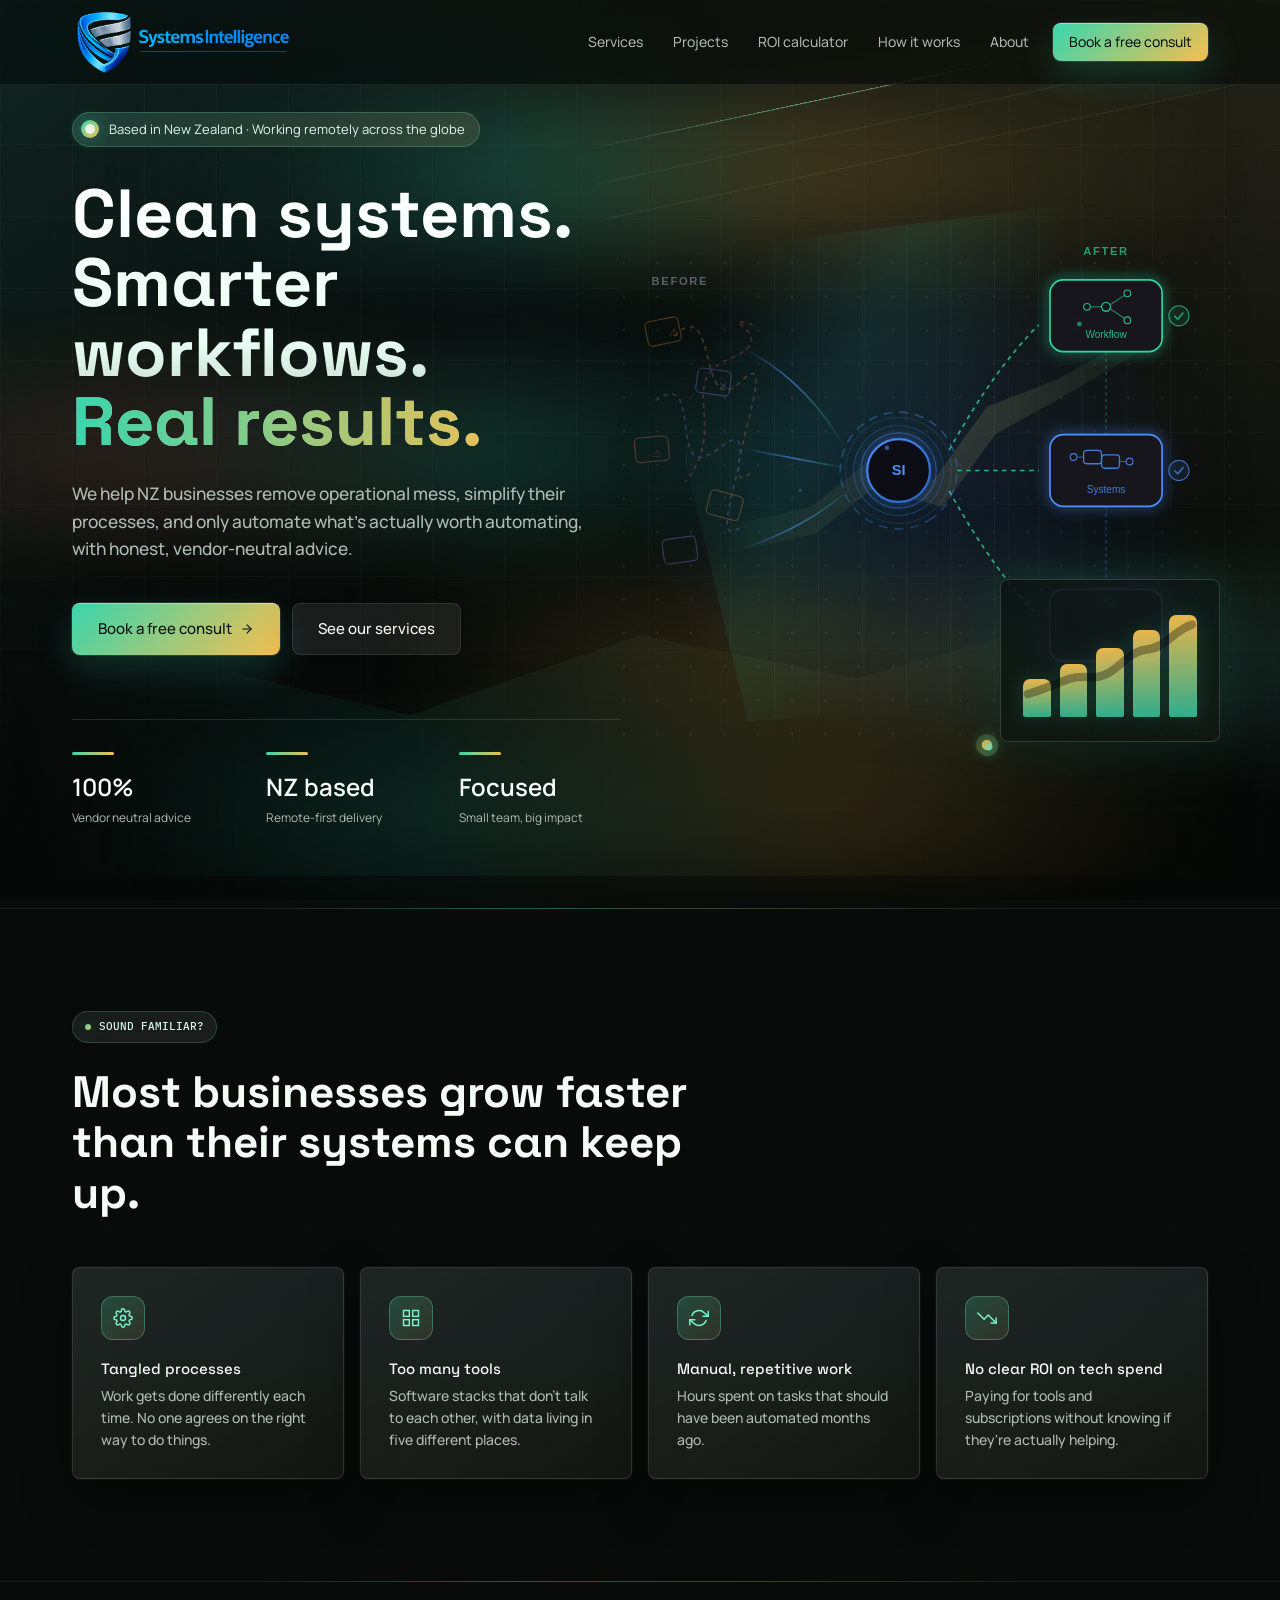
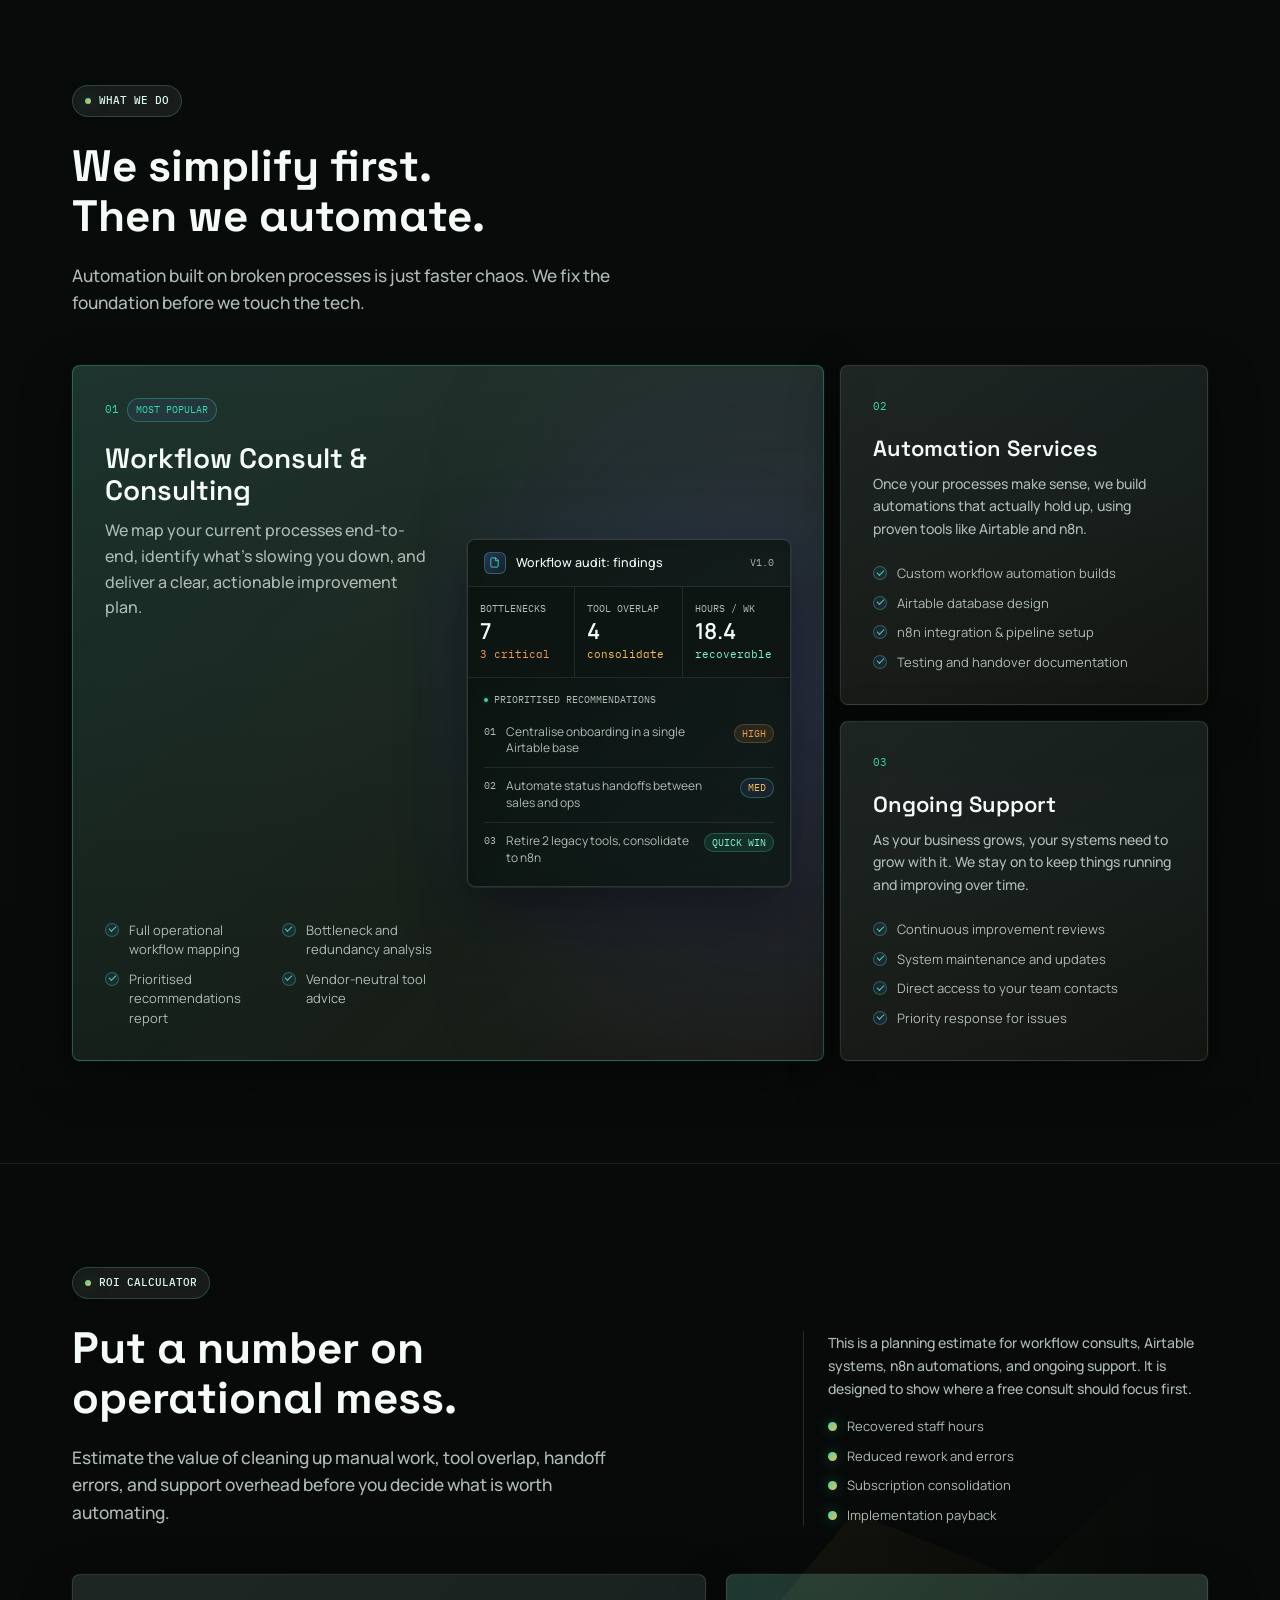
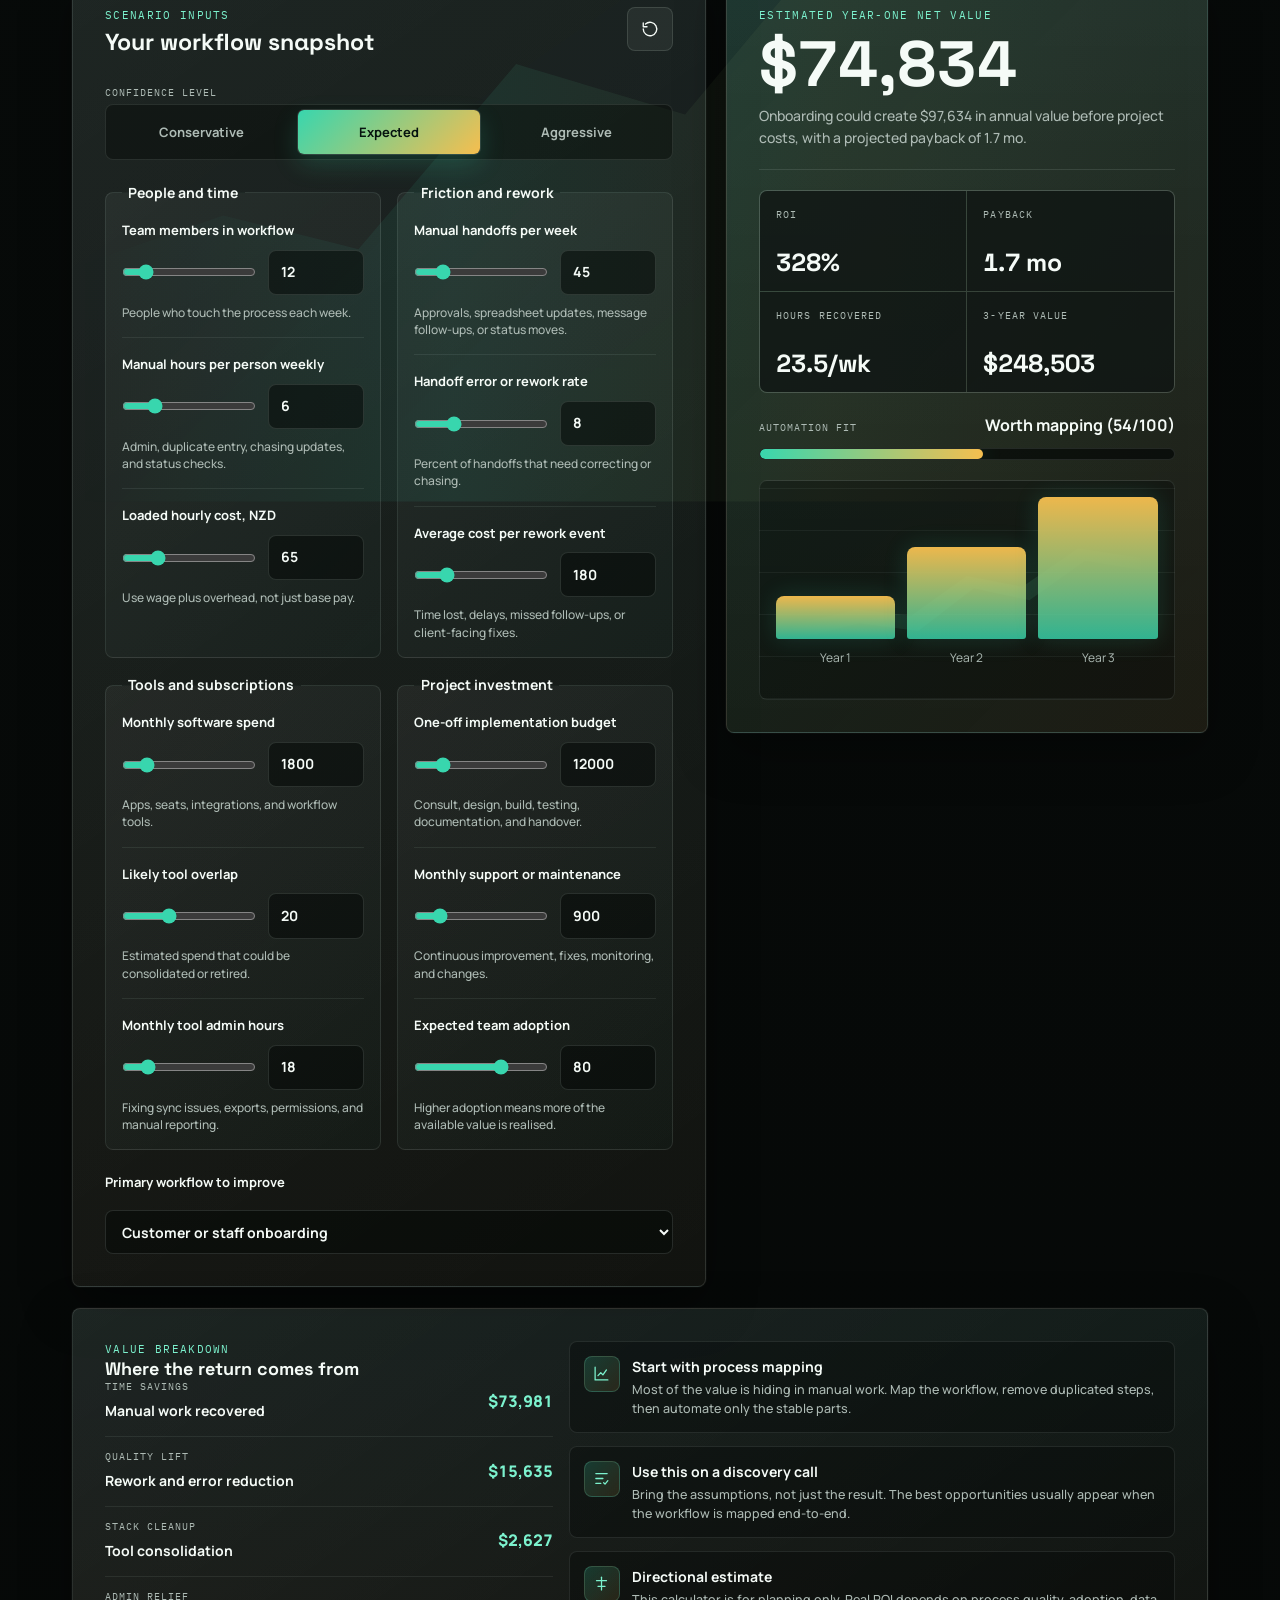
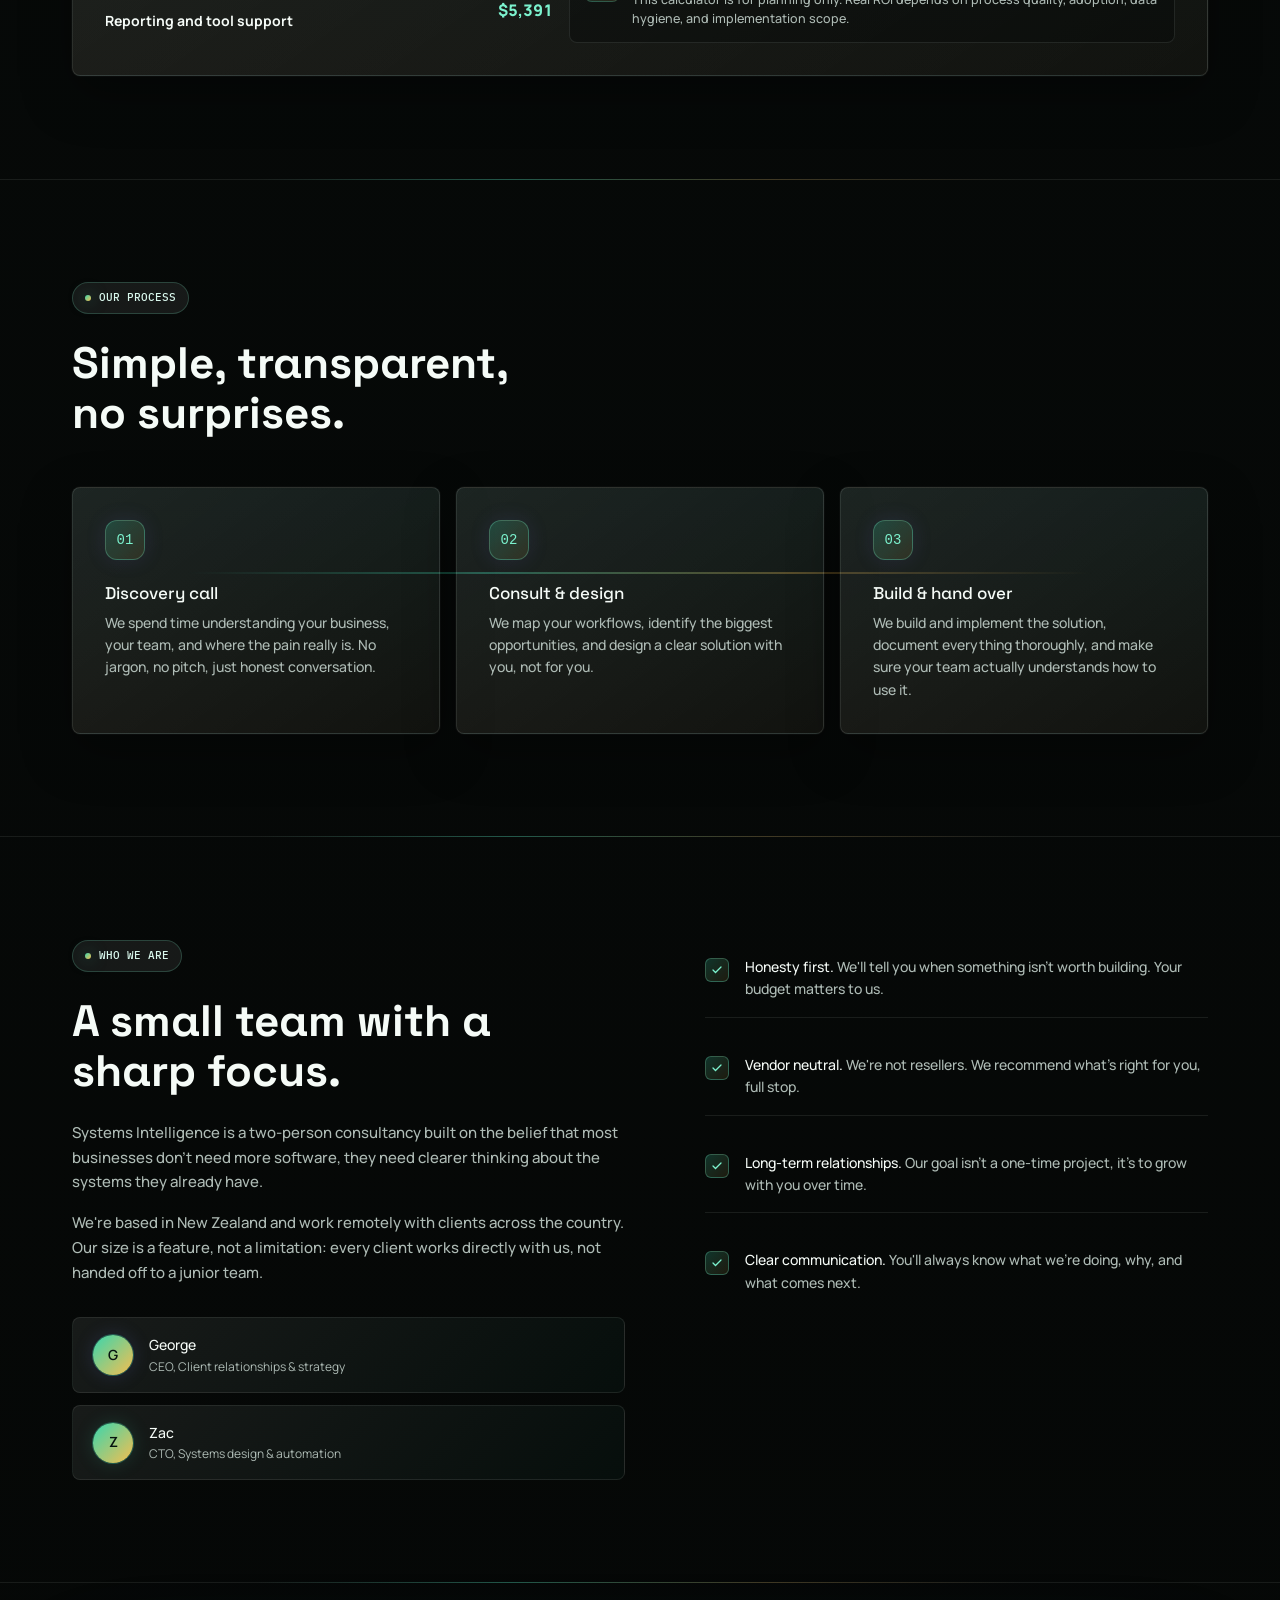
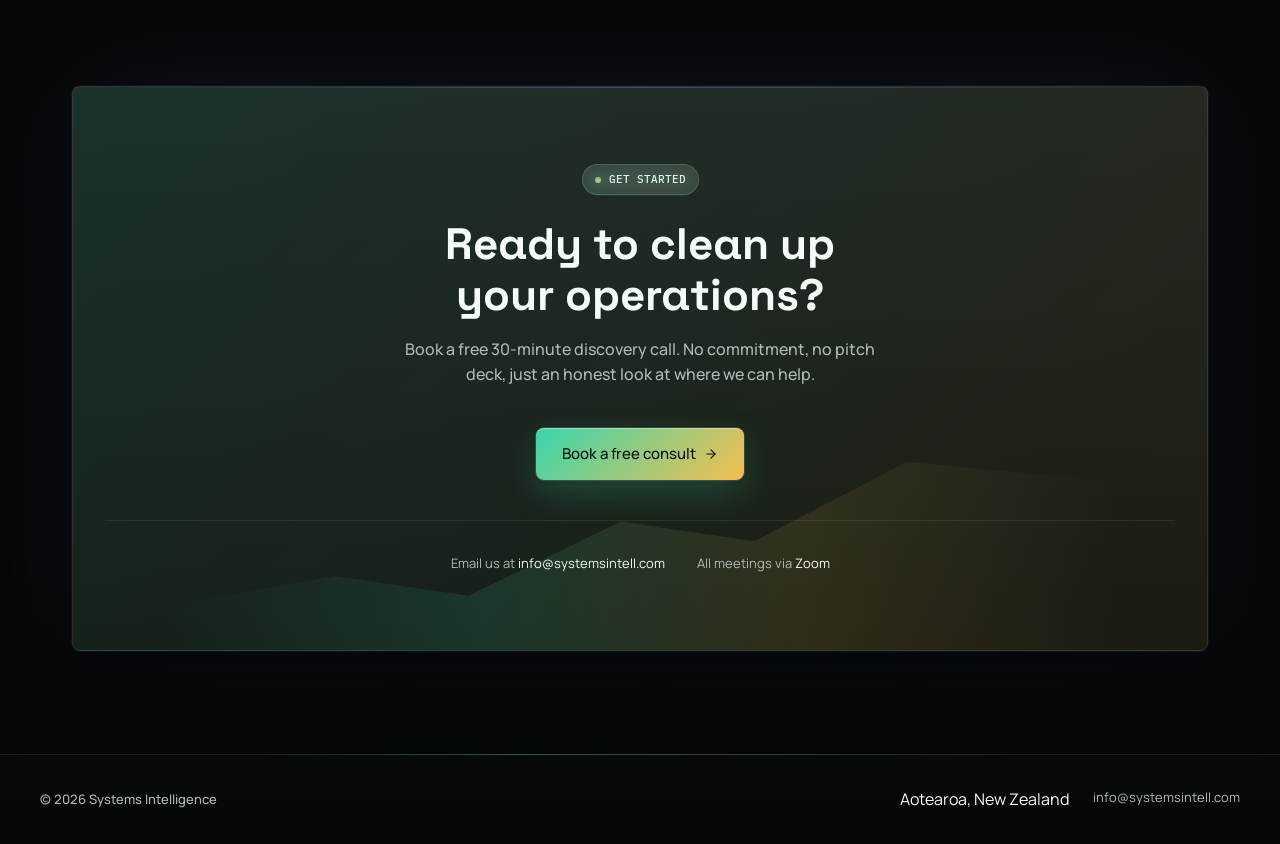
<file: index.html>
<!DOCTYPE html>
<html lang="en">
<head>
<meta charset="UTF-8">
<meta name="viewport" content="width=device-width, initial-scale=1.0">
<title>Systems Intelligence: Clean systems. Smarter workflows.</title>
<meta name="description" content="We help NZ businesses remove operational mess, simplify processes, and only automate what's worth automating, with honest, vendor-neutral advice.">
<link rel="stylesheet" href="styles.css">
<style>
  /* ============================================================
     Page-specific: index.html
     ============================================================ */

  /* HERO */
  #hero {
    padding: clamp(8rem, 14vw, 11rem) 0 clamp(4rem, 8vw, 7rem);
    position: relative;
    overflow: hidden;
  }
  .hero-grid {
    display: grid;
    grid-template-columns: 1.05fr 1fr;
    gap: 4rem;
    align-items: center;
  }
  .hero-text { min-width: 0; }
  .hero-eyebrow {
    display: inline-flex;
    align-items: center;
    gap: 10px;
    padding: 6px 14px 6px 8px;
    border-radius: 999px;
    background: var(--surface);
    border: 1px solid var(--border);
    font-size: 13px;
    color: var(--fg-muted);
    margin-bottom: 2rem;
    backdrop-filter: blur(12px);
    -webkit-backdrop-filter: blur(12px);
  }
  .hero-eyebrow .dot {
    width: 18px; height: 18px;
    border-radius: 50%;
    background: radial-gradient(circle, #3EE0B2 0%, #2AA885 70%);
    box-shadow: 0 0 12px rgba(62, 224, 178, 0.5);
    display: inline-flex; align-items: center; justify-content: center;
    position: relative;
  }
  .hero-eyebrow .dot::after {
    content: ''; position: absolute; inset: 4px;
    border-radius: 50%; background: #fff; opacity: 0.8;
  }
  .hero-eyebrow-text { min-width: 0; }
  .hero-eyebrow-break { display: inline; }
  .hero-eyebrow-separator { display: inline; }
  .hero-title { margin: 0; }
  .hero-title br + span { display: inline-block; }
  .mobile-title-break { display: inline; }
  .hero-sub {
    color: var(--fg-muted);
    font-size: clamp(1rem, 1.4vw, 1.125rem);
    line-height: 1.6;
    max-width: 520px;
    margin-top: 1.5rem;
  }

  .hero-btns { display: flex; gap: 12px; margin-top: 2.5rem; flex-wrap: wrap; }

  .hero-stats {
    display: grid;
    grid-template-columns: repeat(3, 1fr);
    gap: 2rem;
    margin-top: 4rem;
    padding-top: 2rem;
    border-top: 1px solid var(--border);
    max-width: 560px;
  }
  .stat-value {
    font-size: 1.5rem;
    font-weight: 600;
    color: var(--fg);
    letter-spacing: -0.02em;
    margin-bottom: 2px;
  }
  .stat-label {
    font-size: 12px;
    color: var(--fg-muted);
    letter-spacing: 0.02em;
  }

  /* HERO VISUAL — workflow graph mock */
  .hero-visual {
    position: relative;
    max-width: 600px;
    justify-self: end;
    width: 100%;
  }
  .hero-img {
    width: 120%;
    max-width: none;
    margin-left: -10%;
    height: auto;
    display: block;
    transform-style: preserve-3d;
    transition: transform 0.6s var(--ease);
    will-change: transform;
    filter: drop-shadow(0 20px 40px rgba(0, 0, 0, 0.4));
  }

  @media (max-width: 900px) {
    .hero-grid { grid-template-columns: 1fr; gap: 3rem; }
    .hero-visual { max-width: 520px; justify-self: center; }
    .hero-img { width: 100%; margin-left: 0; }
  }
  @media (max-width: 560px) {
    .hero-stats { grid-template-columns: 1fr 1fr; gap: 1.25rem; }
    .hero-stats > :last-child { grid-column: 1 / -1; }
    .hero-eyebrow {
      display: grid;
      grid-template-columns: 18px minmax(0, 1fr);
      align-items: flex-start;
      line-height: 1.35;
      width: calc(100vw - 2.5rem);
      max-width: 100%;
      white-space: normal;
    }
    .hero-eyebrow-text { overflow-wrap: break-word; white-space: normal; }
    .hero-eyebrow-break { display: block; }
    .hero-eyebrow-separator { display: none; }
    .hero-sub { max-width: calc(100vw - 2.5rem); }
    .mobile-title-break { display: block; }
  }

  /* =======================
     PROBLEM GRID
     ======================= */
  .problem-grid {
    display: grid;
    grid-template-columns: repeat(4, 1fr);
    gap: 1rem;
    margin-top: 3rem;
  }
  .problem-card .p-icon {
    width: 44px; height: 44px;
    border-radius: 12px;
    background: linear-gradient(135deg, rgba(94, 106, 210, 0.15), rgba(94, 106, 210, 0.04));
    border: 1px solid var(--border-accent);
    display: flex; align-items: center; justify-content: center;
    color: var(--accent);
    margin-bottom: 1.25rem;
  }
  .problem-card .p-icon svg { width: 20px; height: 20px; }
  .problem-card h3 { font-size: 15px; font-weight: 500; margin-bottom: 0.5rem; }
  .problem-card p { font-size: 14px; line-height: 1.55; }

  @media (max-width: 900px) { .problem-grid { grid-template-columns: repeat(2, 1fr); } }
  @media (max-width: 520px) { .problem-grid { grid-template-columns: 1fr; } }

  /* =======================
     SERVICES — asymmetric bento
     ======================= */
  .services-bento {
    display: grid;
    grid-template-columns: repeat(6, 1fr);
    grid-auto-rows: minmax(200px, auto);
    gap: 1rem;
    margin-top: 3rem;
  }
  .service-card { padding: 2rem; display: flex; flex-direction: column; }
  .service-card.featured {
    grid-column: span 4; grid-row: span 2;
    padding: 0;
    background:
      linear-gradient(180deg, rgba(94, 106, 210, 0.12) 0%, rgba(94, 106, 210, 0.02) 100%),
      linear-gradient(180deg, rgba(255, 255, 255, 0.04) 0%, rgba(255, 255, 255, 0.01) 100%);
    border-color: var(--border-accent);
    display: grid;
    grid-template-columns: 1.05fr 0.95fr;
    align-items: stretch;
  }
  .service-card.featured::after {
    content: '';
    position: absolute;
    top: -50%; right: -30%;
    width: 70%; height: 200%;
    background: radial-gradient(circle, rgba(94, 106, 210, 0.2), transparent 60%);
    pointer-events: none;
    z-index: 0;
    filter: blur(60px);
  }
  .service-card.featured .featured-body {
    padding: 2rem;
    display: flex; flex-direction: column;
    position: relative; z-index: 1;
  }
  .service-card.featured .featured-visual {
    position: relative;
    padding: 2rem 2rem 2rem 0;
    display: flex; align-items: center; justify-content: center;
  }
  .service-card:not(.featured) { grid-column: span 2; }

  /* Audit report deliverable preview */
  .audit-mock {
    position: relative;
    width: 100%;
    border-radius: 14px;
    background:
      linear-gradient(180deg, rgba(20, 20, 26, 0.85), rgba(12, 12, 16, 0.85));
    border: 1px solid var(--border-hover);
    box-shadow:
      0 0 0 1px rgba(255, 255, 255, 0.04),
      0 20px 60px rgba(0, 0, 0, 0.55),
      0 0 80px rgba(94, 106, 210, 0.15);
    backdrop-filter: blur(12px);
    -webkit-backdrop-filter: blur(12px);
    overflow: hidden;
  }
  .audit-head {
    display: flex; align-items: center; gap: 10px;
    padding: 12px 16px;
    border-bottom: 1px solid var(--border);
    background: rgba(255, 255, 255, 0.02);
  }
  .audit-head .doc-icon {
    width: 22px; height: 22px;
    border-radius: 6px;
    background: linear-gradient(135deg, rgba(94, 106, 210, 0.35), rgba(94, 106, 210, 0.1));
    border: 1px solid var(--border-accent);
    display: flex; align-items: center; justify-content: center;
    color: var(--accent);
    flex: none;
  }
  .audit-head .doc-icon svg { width: 11px; height: 11px; }
  .audit-head .doc-title {
    font-size: 12.5px; font-weight: 500; color: var(--fg);
    letter-spacing: -0.005em;
  }
  .audit-head .doc-meta {
    margin-left: auto;
    font-family: 'JetBrains Mono', monospace;
    font-size: 10px; letter-spacing: 0.08em;
    color: var(--fg-subtle); text-transform: uppercase;
  }

  .audit-stats {
    display: grid; grid-template-columns: repeat(3, 1fr);
    gap: 1px;
    background: var(--border);
  }
  .audit-stat {
    background: rgba(10, 10, 12, 0.6);
    padding: 14px 12px;
    display: flex; flex-direction: column; gap: 4px;
  }
  .audit-stat-label {
    font-family: 'JetBrains Mono', monospace;
    font-size: 9.5px; letter-spacing: 0.1em;
    text-transform: uppercase; color: var(--fg-muted);
  }
  .audit-stat-value {
    font-size: 1.375rem; font-weight: 600; color: var(--fg);
    letter-spacing: -0.02em; line-height: 1;
  }
  .audit-stat-trend { font-size: 10.5px; color: #3EE0B2; font-family: 'JetBrains Mono', monospace; }
  .audit-stat-trend.warn { color: #F2994A; }
  .audit-stat-trend.accent { color: var(--accent); }

  .audit-section {
    padding: 14px 16px;
    border-top: 1px solid var(--border);
  }
  .audit-section-title {
    font-family: 'JetBrains Mono', monospace;
    font-size: 10px; letter-spacing: 0.12em;
    text-transform: uppercase; color: var(--fg-muted);
    margin-bottom: 10px;
    display: flex; align-items: center; gap: 6px;
  }
  .audit-section-title::before {
    content: ''; width: 4px; height: 4px; border-radius: 50%;
    background: var(--accent); box-shadow: 0 0 6px var(--accent-glow);
  }
  .audit-rec {
    display: flex; align-items: flex-start; gap: 10px;
    padding: 6px 0;
    font-size: 12px; color: var(--fg);
    line-height: 1.4;
  }
  .audit-rec + .audit-rec { border-top: 1px solid var(--border); margin-top: 4px; padding-top: 10px; }
  .audit-rec .rec-num {
    font-family: 'JetBrains Mono', monospace;
    font-size: 10px; color: var(--fg-muted);
    padding-top: 1px;
    flex: none;
  }
  .audit-rec .rec-text { flex: 1; color: var(--fg-muted); }
  .audit-rec .rec-pill {
    flex: none;
    font-family: 'JetBrains Mono', monospace;
    font-size: 9.5px; letter-spacing: 0.08em;
    padding: 2px 7px;
    border-radius: 999px;
    background: rgba(94, 106, 210, 0.12);
    border: 1px solid var(--border-accent);
    color: var(--accent);
    text-transform: uppercase;
  }
  .audit-rec .rec-pill.high {
    background: rgba(242, 153, 74, 0.1);
    border-color: rgba(242, 153, 74, 0.25);
    color: #F2994A;
  }
  .audit-rec .rec-pill.done {
    background: rgba(62, 224, 178, 0.1);
    border-color: rgba(62, 224, 178, 0.25);
    color: #3EE0B2;
  }

  .service-num {
    display: inline-flex; align-items: center; gap: 8px;
    font-family: 'JetBrains Mono', monospace;
    font-size: 11px; letter-spacing: 0.15em; text-transform: uppercase;
    color: var(--accent);
    margin-bottom: 1.25rem;
  }
  .service-num .tag {
    padding: 3px 8px;
    border: 1px solid var(--border-accent);
    background: rgba(94, 106, 210, 0.1);
    border-radius: 999px;
    font-size: 10px;
  }
  .service-card h3 {
    font-size: 1.375rem; font-weight: 600; margin-bottom: 0.75rem;
    letter-spacing: -0.015em;
  }
  .service-card.featured h3 { font-size: 1.75rem; }
  .service-card > p {
    font-size: 14px; line-height: 1.6; color: var(--fg-muted);
  }
  .service-card.featured > p { font-size: 15px; max-width: 480px; }

  .service-features {
    list-style: none; margin-top: auto; padding-top: 1.5rem;
    display: grid; gap: 10px;
  }
  .service-card.featured .service-features { grid-template-columns: 1fr 1fr; gap: 10px 24px; padding-top: 2rem; }
  .service-features li {
    font-size: 13px; color: var(--fg-muted);
    display: flex; align-items: flex-start; gap: 10px;
    line-height: 1.5;
  }
  .service-features li::before {
    content: '';
    width: 14px; height: 14px; flex: none;
    border-radius: 50%;
    background: rgba(94, 106, 210, 0.12);
    border: 1px solid var(--border-accent);
    margin-top: 2px;
    position: relative;
  }
  .service-features li::after {
    content: ''; position: absolute;
    margin-left: 3.5px; margin-top: 5.5px;
    width: 7px; height: 4px;
    border-left: 1.5px solid var(--accent);
    border-bottom: 1.5px solid var(--accent);
    transform: rotate(-45deg);
  }

  @media (max-width: 900px) {
    .services-bento { grid-template-columns: 1fr; }
    .service-card.featured, .service-card:not(.featured) { grid-column: span 1; grid-row: auto; }
    .service-card.featured { grid-template-columns: 1fr; }
    .service-card.featured .service-features { grid-template-columns: 1fr; }
    .service-card.featured .featured-visual { padding: 0 2rem 2rem; }
  }

  /* =======================
     HOW IT WORKS
     ======================= */
  .steps {
    display: grid;
    grid-template-columns: repeat(3, 1fr);
    gap: 1rem;
    margin-top: 3rem;
    position: relative;
  }
  .step {
    padding: 2rem;
    position: relative;
  }
  .step-num {
    display: inline-flex; align-items: center; justify-content: center;
    width: 40px; height: 40px;
    border-radius: 12px;
    background:
      linear-gradient(180deg, rgba(94, 106, 210, 0.25), rgba(94, 106, 210, 0.08));
    border: 1px solid var(--border-accent);
    color: var(--fg);
    font-family: 'JetBrains Mono', monospace;
    font-size: 14px; font-weight: 500;
    margin-bottom: 1.5rem;
    box-shadow: 0 0 20px rgba(94, 106, 210, 0.15);
  }
  .step h3 { font-size: 1.0625rem; font-weight: 500; margin-bottom: 0.5rem; }
  .step p { font-size: 14px; line-height: 1.6; }

  @media (max-width: 900px) { .steps { grid-template-columns: 1fr; } }

  /* =======================
     ABOUT
     ======================= */
  .about-grid {
    display: grid;
    grid-template-columns: 1.1fr 1fr;
    gap: 5rem;
    align-items: start;
  }
  .about-text p { font-size: 15px; line-height: 1.65; margin-bottom: 1rem; }
  .team-list { display: flex; flex-direction: column; gap: 0.75rem; margin-top: 2rem; }
  .team-card {
    display: flex; align-items: center; gap: 1rem;
    background: var(--surface);
    border: 1px solid var(--border);
    border-radius: 12px;
    padding: 1rem 1.25rem;
    transition: all var(--dur-base) var(--ease);
  }
  .team-card:hover {
    background: var(--surface-hover);
    border-color: var(--border-hover);
    transform: translateY(-2px);
  }
  .avatar {
    width: 40px; height: 40px; flex: none;
    border-radius: 50%;
    display: flex; align-items: center; justify-content: center;
    font-weight: 600; font-size: 14px; letter-spacing: -0.01em;
  }
  .avatar.accent {
    background: linear-gradient(135deg, rgba(94, 106, 210, 0.35), rgba(94, 106, 210, 0.1));
    color: #C5CBEF;
    box-shadow: 0 0 0 1px var(--border-accent), 0 0 20px rgba(94, 106, 210, 0.2);
  }
  .avatar.teal {
    background: linear-gradient(135deg, rgba(62, 224, 178, 0.3), rgba(62, 224, 178, 0.08));
    color: #A8EEDB;
    box-shadow: 0 0 0 1px rgba(62, 224, 178, 0.3), 0 0 20px rgba(62, 224, 178, 0.15);
  }
  .team-info { display: flex; flex-direction: column; }
  .team-info b { font-size: 14px; font-weight: 500; color: var(--fg); }
  .team-info span { font-size: 12px; color: var(--fg-muted); }

  .values { display: flex; flex-direction: column; gap: 1.25rem; }
  .value {
    display: flex; gap: 1rem;
    padding: 1rem 0;
    border-bottom: 1px solid var(--border);
  }
  .value:last-child { border-bottom: 0; }
  .value-icon {
    flex: none;
    width: 24px; height: 24px;
    border-radius: 6px;
    background: linear-gradient(135deg, rgba(94, 106, 210, 0.2), rgba(94, 106, 210, 0.05));
    border: 1px solid var(--border-accent);
    display: flex; align-items: center; justify-content: center;
    color: var(--accent);
    margin-top: 2px;
  }
  .value-icon svg { width: 12px; height: 12px; }
  .value-text { font-size: 14px; line-height: 1.6; color: var(--fg-muted); }
  .value-text b { color: var(--fg); font-weight: 500; }

  @media (max-width: 900px) { .about-grid { grid-template-columns: 1fr; gap: 3rem; } }

  /* =======================
     CTA
     ======================= */
  #cta { position: relative; }
  .cta-card {
    position: relative;
    padding: clamp(3rem, 6vw, 5rem) 2rem;
    text-align: center;
    border-radius: 24px;
    background:
      radial-gradient(ellipse 120% 80% at 50% 0%, rgba(94, 106, 210, 0.25) 0%, transparent 60%),
      linear-gradient(180deg, rgba(255, 255, 255, 0.04), rgba(255, 255, 255, 0.01));
    border: 1px solid var(--border);
    overflow: hidden;
    box-shadow:
      0 0 0 1px rgba(255, 255, 255, 0.04),
      0 30px 80px rgba(0, 0, 0, 0.5),
      0 0 120px rgba(94, 106, 210, 0.15);
  }
  .cta-card::before {
    content: ''; position: absolute;
    top: 0; left: 0; right: 0; height: 1px;
    background: linear-gradient(90deg, transparent, rgba(94, 106, 210, 0.5), transparent);
  }
  .cta-card .label { margin-left: auto; margin-right: auto; }
  .cta-card h2 { margin-bottom: 1rem; }
  .cta-card > p { max-width: 480px; margin: 0 auto 2.5rem; font-size: 16px; line-height: 1.6; }
  .cta-contact {
    display: flex; justify-content: center;
    gap: 2rem; margin-top: 2.5rem;
    font-size: 13px; color: var(--fg-muted);
    flex-wrap: wrap;
    padding-top: 2rem;
    border-top: 1px solid var(--border);
  }
  .cta-contact a { color: var(--fg); }
  .cta-contact a:hover { color: var(--accent); }

  /* =======================
     VISUAL REFRESH
     ======================= */
  #hero {
    padding: 7rem 0 5rem;
  }

  #hero::before {
    content: '';
    position: absolute;
    left: 0;
    right: 0;
    bottom: 2rem;
    height: 34%;
    background:
      linear-gradient(90deg, transparent, rgba(56, 214, 174, 0.09), rgba(246, 190, 79, 0.06), transparent);
    clip-path: polygon(0 42%, 18% 34%, 32% 48%, 50% 22%, 67% 36%, 82% 18%, 100% 30%, 100% 100%, 0 100%);
    opacity: 0.7;
    pointer-events: none;
  }

  .hero-grid {
    position: relative;
  }

  .hero-grid::after {
    content: '';
    position: absolute;
    inset: -2rem -2rem auto auto;
    width: min(42rem, 58%);
    height: 1px;
    background: linear-gradient(90deg, transparent, rgba(124, 242, 206, 0.55), rgba(246, 190, 79, 0.3), transparent);
    box-shadow:
      0 36px 0 rgba(124, 242, 206, 0.08),
      0 72px 0 rgba(246, 190, 79, 0.08);
    transform: rotate(-12deg);
    pointer-events: none;
  }

  .hero-eyebrow {
    background:
      linear-gradient(135deg, rgba(56, 214, 174, 0.12), rgba(246, 190, 79, 0.07)),
      rgba(246, 255, 249, 0.06);
    border-color: rgba(124, 242, 206, 0.22);
    color: #dff7ef;
  }

  .hero-eyebrow .dot {
    background: linear-gradient(135deg, var(--accent), var(--accent-warm));
    box-shadow: 0 0 18px rgba(56, 214, 174, 0.42);
  }

  .hero-stats {
    border-top-color: rgba(224, 244, 232, 0.12);
  }

  .hero-stats > div {
    position: relative;
    padding: 1rem 0 0;
  }

  .hero-stats > div::before {
    content: '';
    position: absolute;
    left: 0;
    top: 0;
    width: 42px;
    height: 3px;
    border-radius: 999px;
    background: linear-gradient(90deg, var(--accent), var(--accent-warm));
    transform-origin: left center;
    animation: metricFill 3.8s var(--ease) infinite;
  }

  .hero-visual-shell {
    position: relative;
    width: 100%;
    min-height: 480px;
    display: grid;
    place-items: center;
    transform-style: preserve-3d;
    transition: transform 0.6s var(--ease);
    isolation: isolate;
  }

  .hero-visual-shell::before {
    content: '';
    position: absolute;
    inset: 4% 0 7%;
    background:
      linear-gradient(115deg, transparent 10%, rgba(56, 214, 174, 0.13) 32%, transparent 54%),
      repeating-linear-gradient(90deg, rgba(224, 244, 232, 0.055) 0 1px, transparent 1px 44px);
    border: 1px solid rgba(224, 244, 232, 0.08);
    clip-path: polygon(4% 9%, 78% 0, 100% 32%, 84% 95%, 12% 100%, 0 50%);
    opacity: 0.78;
    transform: translateZ(-40px);
    pointer-events: none;
  }

  .hero-visual-shell::after {
    content: '';
    position: absolute;
    inset: 11% 7% 11% 9%;
    background:
      linear-gradient(90deg, transparent, rgba(246, 190, 79, 0.14), transparent),
      linear-gradient(180deg, rgba(56, 214, 174, 0.08), transparent);
    clip-path: polygon(0 62%, 18% 58%, 31% 48%, 46% 52%, 58% 36%, 74% 30%, 100% 16%, 100% 20%, 75% 34%, 60% 42%, 48% 58%, 32% 54%, 19% 64%, 0 68%);
    animation: curvePulse 5.2s ease-in-out infinite;
    pointer-events: none;
    z-index: 0;
  }

  .hero-visual-shell .hero-img {
    position: relative;
    z-index: 2;
  }

  .revenue-lift {
    position: absolute;
    right: -0.75rem;
    bottom: 1.25rem;
    z-index: 4;
    width: min(250px, 42%);
    aspect-ratio: 1.35;
    border: 1px solid rgba(224, 244, 232, 0.16);
    border-radius: 8px;
    background:
      linear-gradient(145deg, rgba(10, 18, 15, 0.88), rgba(10, 18, 15, 0.62)),
      linear-gradient(180deg, rgba(56, 214, 174, 0.12), rgba(246, 190, 79, 0.06));
    box-shadow:
      0 16px 44px rgba(0, 0, 0, 0.38),
      0 0 46px rgba(56, 214, 174, 0.16);
    overflow: hidden;
    backdrop-filter: blur(16px);
    -webkit-backdrop-filter: blur(16px);
    animation: panelLift 5.5s ease-in-out infinite;
  }

  .revenue-lift::before {
    content: '';
    position: absolute;
    inset: 0;
    background:
      linear-gradient(90deg, transparent, rgba(255, 255, 255, 0.18), transparent);
    transform: translateX(-120%);
    animation: scanAcross 4.8s ease-in-out infinite;
  }

  .lift-grid {
    position: absolute;
    inset: 26px 22px 24px;
    display: flex;
    align-items: flex-end;
    gap: 9px;
  }

  .lift-bar {
    flex: 1;
    height: var(--h);
    min-height: 18%;
    border-radius: 7px 7px 2px 2px;
    background:
      linear-gradient(180deg, rgba(246, 190, 79, 0.95), rgba(56, 214, 174, 0.78));
    box-shadow: 0 0 22px rgba(56, 214, 174, 0.18);
    transform-origin: bottom;
    animation: revenueRise 4s var(--ease) infinite;
    animation-delay: var(--d);
  }

  .lift-curve {
    position: absolute;
    inset: 16px 14px 14px;
    width: calc(100% - 28px);
    height: calc(100% - 30px);
    overflow: visible;
  }

  .lift-curve path {
    fill: none;
    stroke-linecap: round;
    stroke-linejoin: round;
  }

  .lift-curve .curve-shadow {
    stroke: rgba(0, 0, 0, 0.32);
    stroke-width: 8;
  }

  .lift-curve .curve-main {
    stroke: #f5fff9;
    stroke-width: 3;
    stroke-dasharray: 180;
    stroke-dashoffset: 180;
    animation: drawCurve 4s var(--ease) infinite;
  }

  .workflow-signal {
    position: absolute;
    z-index: 3;
    width: 10px;
    height: 10px;
    border-radius: 999px;
    background: var(--accent-bright);
    box-shadow:
      0 0 0 6px rgba(56, 214, 174, 0.12),
      0 0 18px rgba(56, 214, 174, 0.62);
    offset-path: path('M 46 280 C 150 140, 320 420, 516 140');
    animation: signalRun 6.2s linear infinite;
  }

  .signal-b {
    background: var(--accent-warm);
    box-shadow:
      0 0 0 6px rgba(246, 190, 79, 0.12),
      0 0 18px rgba(246, 190, 79, 0.52);
    animation-delay: -2.1s;
  }

  .signal-c {
    width: 7px;
    height: 7px;
    animation-delay: -4.2s;
    opacity: 0.8;
  }

  .problem-card,
  .step {
    overflow: hidden;
  }

  .problem-card::after,
  .step::after,
  .service-card:not(.featured)::after {
    content: '';
    position: absolute;
    left: 1.25rem;
    right: 1.25rem;
    bottom: 1.1rem;
    height: 2px;
    background: linear-gradient(90deg, rgba(56, 214, 174, 0), rgba(56, 214, 174, 0.8), rgba(246, 190, 79, 0.45), rgba(56, 214, 174, 0));
    transform: translateX(-28%);
    opacity: 0;
    animation: throughput 5.8s ease-in-out infinite;
  }

  .problem-card:hover::after,
  .step:hover::after,
  .service-card:not(.featured):hover::after {
    opacity: 1;
  }

  .p-icon,
  .step-num,
  .value-icon {
    background:
      linear-gradient(135deg, rgba(56, 214, 174, 0.22), rgba(246, 190, 79, 0.1)) !important;
    border-color: rgba(124, 242, 206, 0.28) !important;
    color: var(--accent-bright) !important;
  }

  .service-card.featured {
    background:
      linear-gradient(135deg, rgba(56, 214, 174, 0.12), rgba(246, 190, 79, 0.055)),
      linear-gradient(180deg, rgba(255, 255, 255, 0.08), rgba(255, 255, 255, 0.025));
  }

  .audit-mock {
    background:
      linear-gradient(145deg, rgba(8, 15, 13, 0.94), rgba(13, 24, 20, 0.88));
    border-color: rgba(224, 244, 232, 0.16);
  }

  .audit-stat {
    background: rgba(8, 14, 12, 0.74);
  }

  .audit-stat-trend,
  .audit-rec .rec-pill.done {
    color: var(--accent-bright);
  }

  .audit-stat-trend.accent,
  .audit-rec .rec-pill {
    color: var(--accent-warm);
  }

  .steps::before {
    content: '';
    position: absolute;
    top: 5.35rem;
    left: 10%;
    right: 10%;
    height: 2px;
    background: linear-gradient(90deg, rgba(56, 214, 174, 0), rgba(56, 214, 174, 0.65), rgba(246, 190, 79, 0.55), rgba(56, 214, 174, 0));
    opacity: 0.55;
    z-index: 0;
    pointer-events: none;
  }

  .steps .step {
    z-index: 1;
  }

  .team-card {
    background:
      linear-gradient(135deg, rgba(246, 255, 249, 0.08), rgba(56, 214, 174, 0.035));
  }

  .avatar.accent,
  .avatar.teal {
    background: linear-gradient(135deg, var(--accent), var(--accent-warm));
    color: var(--accent-ink);
  }

  .cta-card {
    background:
      linear-gradient(135deg, rgba(56, 214, 174, 0.13), rgba(246, 190, 79, 0.08)),
      linear-gradient(180deg, rgba(255, 255, 255, 0.075), rgba(255, 255, 255, 0.025));
  }

  .cta-card::after {
    content: '';
    position: absolute;
    left: 8%;
    right: 8%;
    bottom: 0;
    height: 44%;
    background:
      linear-gradient(90deg, transparent, rgba(56, 214, 174, 0.12), rgba(246, 190, 79, 0.1), transparent);
    clip-path: polygon(0 82%, 18% 70%, 32% 78%, 48% 48%, 62% 56%, 78% 24%, 100% 32%, 100% 100%, 0 100%);
    pointer-events: none;
    z-index: 0;
  }

  .cta-card > * {
    position: relative;
    z-index: 1;
  }

  /* =======================
     ROI CALCULATOR
     ======================= */
  #roi {
    overflow: hidden;
  }

  #roi::after {
    content: '';
    position: absolute;
    left: 6%;
    right: 6%;
    top: 6rem;
    height: 38%;
    background:
      linear-gradient(90deg, transparent, rgba(56, 214, 174, 0.14), rgba(246, 190, 79, 0.08), transparent);
    clip-path: polygon(0 72%, 13% 66%, 25% 70%, 39% 48%, 54% 54%, 69% 30%, 84% 38%, 100% 18%, 100% 100%, 0 100%);
    opacity: 0.64;
    pointer-events: none;
  }

  .roi-head {
    display: grid;
    grid-template-columns: minmax(0, 0.95fr) minmax(280px, 0.55fr);
    gap: 2rem;
    align-items: end;
    margin-bottom: 3rem;
  }

  .roi-head .section-head {
    margin-bottom: 0;
  }

  .roi-proof {
    border-left: 1px solid rgba(224, 244, 232, 0.14);
    padding-left: 1.5rem;
  }

  .roi-proof p {
    font-size: 14px;
    line-height: 1.65;
    margin-bottom: 1rem;
  }

  .roi-proof-list {
    display: grid;
    gap: 0.55rem;
    list-style: none;
  }

  .roi-proof-list li {
    display: flex;
    align-items: center;
    gap: 0.6rem;
    color: var(--fg-muted);
    font-size: 13px;
  }

  .roi-proof-list li::before {
    content: '';
    width: 9px;
    height: 9px;
    flex: none;
    border-radius: 50%;
    background: linear-gradient(135deg, var(--accent), var(--accent-warm));
    box-shadow: 0 0 14px rgba(56, 214, 174, 0.38);
  }

  .roi-calculator {
    position: relative;
    z-index: 1;
    display: grid;
    grid-template-columns: minmax(0, 1.08fr) minmax(360px, 0.82fr);
    gap: 1.25rem;
    align-items: start;
  }

  .roi-input-panel,
  .roi-output-panel,
  .roi-breakdown-panel {
    padding: clamp(1.25rem, 2.5vw, 2rem);
  }

  .roi-input-panel {
    display: grid;
    gap: 1.35rem;
  }

  .roi-panel-head {
    display: flex;
    align-items: flex-start;
    justify-content: space-between;
    gap: 1rem;
    margin-bottom: 0.5rem;
  }

  .roi-panel-kicker,
  .roi-mini-label,
  .roi-metric-label,
  .roi-output-note,
  .roi-scenario-label {
    font-family: 'IBM Plex Mono', ui-monospace, 'SF Mono', Menlo, monospace;
    text-transform: uppercase;
  }

  .roi-panel-kicker {
    color: var(--accent-bright);
    font-size: 11px;
    letter-spacing: 0.12em !important;
  }

  .roi-panel-head h3 {
    margin-top: 0.25rem;
    font-size: 1.45rem;
  }

  .roi-reset {
    min-width: 44px;
    min-height: 44px;
    padding: 10px 13px;
    border: 1px solid rgba(224, 244, 232, 0.13);
    border-radius: 8px;
    background: rgba(246, 255, 249, 0.06);
    color: var(--fg);
    cursor: pointer;
    transition: transform var(--dur-fast) var(--ease), background var(--dur-fast) var(--ease), border-color var(--dur-fast) var(--ease);
  }

  .roi-reset:hover {
    background: rgba(246, 255, 249, 0.11);
    border-color: rgba(124, 242, 206, 0.28);
    transform: translateY(-1px);
  }

  .roi-reset svg {
    width: 18px;
    height: 18px;
    display: block;
  }

  .roi-segmented {
    display: grid;
    grid-template-columns: repeat(3, 1fr);
    gap: 6px;
    padding: 5px;
    border: 1px solid rgba(224, 244, 232, 0.11);
    border-radius: 8px;
    background: rgba(5, 8, 7, 0.42);
  }

  .roi-scenario {
    min-height: 44px;
    border: 0;
    border-radius: 6px;
    background: transparent;
    color: var(--fg-muted);
    cursor: pointer;
    font: inherit;
    font-size: 13px;
    font-weight: 700;
    transition: color var(--dur-fast) var(--ease), background var(--dur-fast) var(--ease), transform var(--dur-fast) var(--ease), box-shadow var(--dur-fast) var(--ease);
  }

  .roi-scenario:hover {
    color: var(--fg);
    background: rgba(246, 255, 249, 0.07);
  }

  .roi-scenario[aria-pressed="true"] {
    color: var(--accent-ink);
    background: linear-gradient(135deg, var(--accent), var(--accent-warm));
    box-shadow:
      0 0 0 1px rgba(255, 255, 255, 0.12),
      0 10px 26px rgba(56, 214, 174, 0.18);
  }

  .roi-scenario:active {
    transform: scale(0.97);
  }

  .roi-fieldsets {
    display: grid;
    grid-template-columns: repeat(2, minmax(0, 1fr));
    gap: 1rem;
  }

  .roi-fieldset {
    border: 1px solid rgba(224, 244, 232, 0.1);
    border-radius: 8px;
    padding: 1rem;
    background:
      linear-gradient(135deg, rgba(246, 255, 249, 0.055), rgba(56, 214, 174, 0.025));
  }

  .roi-fieldset legend {
    padding: 0 0.4rem;
    color: var(--fg);
    font-size: 14px;
    font-weight: 700;
  }

  .roi-field {
    display: grid;
    gap: 0.55rem;
  }

  .roi-field + .roi-field {
    margin-top: 1rem;
    padding-top: 1rem;
    border-top: 1px solid rgba(224, 244, 232, 0.08);
  }

  .roi-field label {
    color: var(--fg);
    font-size: 13px;
    font-weight: 700;
  }

  .roi-help {
    color: var(--fg-muted);
    font-size: 12px;
    line-height: 1.45;
  }

  .roi-control {
    display: grid;
    grid-template-columns: minmax(0, 1fr) 96px;
    gap: 0.75rem;
    align-items: center;
  }

  .roi-control input[type="range"] {
    width: 100%;
    min-height: 44px;
    accent-color: var(--accent);
    cursor: pointer;
  }

  .roi-control input[type="number"],
  .roi-select {
    width: 100%;
    min-height: 44px;
    border: 1px solid rgba(224, 244, 232, 0.13);
    border-radius: 8px;
    background: rgba(5, 8, 7, 0.52);
    color: var(--fg);
    font: inherit;
    font-size: 14px;
    font-weight: 700;
    padding: 0.65rem 0.75rem;
    transition: border-color var(--dur-fast) var(--ease), box-shadow var(--dur-fast) var(--ease), background var(--dur-fast) var(--ease);
  }

  .roi-control input[type="number"]:focus,
  .roi-select:focus {
    border-color: rgba(124, 242, 206, 0.42);
    box-shadow: 0 0 0 3px rgba(56, 214, 174, 0.14);
    outline: none;
  }

  .roi-select {
    margin-top: 0.55rem;
  }

  .roi-output-panel {
    position: sticky;
    top: 104px;
    display: grid;
    gap: 1.25rem;
    background:
      linear-gradient(135deg, rgba(56, 214, 174, 0.14), rgba(246, 190, 79, 0.07)),
      linear-gradient(180deg, rgba(255, 255, 255, 0.088), rgba(255, 255, 255, 0.025));
  }

  .roi-primary-result {
    display: grid;
    gap: 0.6rem;
    padding-bottom: 1.25rem;
    border-bottom: 1px solid rgba(224, 244, 232, 0.11);
  }

  .roi-output-note {
    color: var(--accent-bright);
    font-size: 11px;
    letter-spacing: 0.12em !important;
  }

  .roi-value {
    color: var(--fg);
    font-family: 'Space Grotesk', 'Manrope', system-ui, sans-serif;
    font-size: clamp(2.4rem, 5vw, 4.4rem);
    font-weight: 700;
    line-height: 0.95;
    font-variant-numeric: tabular-nums;
    transition: opacity var(--dur-fast) var(--ease), transform var(--dur-fast) var(--ease);
  }

  .roi-value.updating {
    opacity: 0.38;
    transform: translateY(4px);
  }

  .roi-primary-result p {
    max-width: 34rem;
    font-size: 14px;
    line-height: 1.6;
  }

  .roi-metrics {
    display: grid;
    grid-template-columns: repeat(2, minmax(0, 1fr));
    gap: 1px;
    overflow: hidden;
    border: 1px solid rgba(224, 244, 232, 0.1);
    border-radius: 8px;
    background: rgba(224, 244, 232, 0.1);
  }

  .roi-metric {
    min-height: 100px;
    display: flex;
    flex-direction: column;
    justify-content: space-between;
    gap: 0.75rem;
    padding: 1rem;
    background: rgba(7, 13, 11, 0.74);
  }

  .roi-metric-label {
    color: var(--fg-muted);
    font-size: 10px;
    letter-spacing: 0.11em !important;
  }

  .roi-metric-value {
    color: var(--fg);
    font-family: 'Space Grotesk', 'Manrope', system-ui, sans-serif;
    font-size: 1.55rem;
    font-weight: 700;
    line-height: 1;
    font-variant-numeric: tabular-nums;
    transition: opacity var(--dur-fast) var(--ease), transform var(--dur-fast) var(--ease);
  }

  .roi-metric-value.updating {
    opacity: 0.38;
    transform: translateY(3px);
  }

  .roi-meter {
    display: grid;
    gap: 0.55rem;
  }

  .roi-meter-top {
    display: flex;
    align-items: baseline;
    justify-content: space-between;
    gap: 1rem;
  }

  .roi-meter-track {
    height: 12px;
    border-radius: 999px;
    overflow: hidden;
    background: rgba(5, 8, 7, 0.7);
    border: 1px solid rgba(224, 244, 232, 0.11);
  }

  .roi-meter-fill {
    display: block;
    width: 0%;
    height: 100%;
    border-radius: inherit;
    background: linear-gradient(90deg, var(--accent), var(--accent-warm));
    box-shadow: 0 0 22px rgba(56, 214, 174, 0.22);
    transition: width var(--dur-base) var(--ease);
  }

  .roi-chart {
    position: relative;
    min-height: 220px;
    padding: 1rem;
    border: 1px solid rgba(224, 244, 232, 0.1);
    border-radius: 8px;
    background:
      repeating-linear-gradient(0deg, rgba(224, 244, 232, 0.055) 0 1px, transparent 1px 42px),
      rgba(5, 8, 7, 0.34);
    overflow: hidden;
  }

  .roi-chart::before {
    content: '';
    position: absolute;
    inset: 14% 8% 16%;
    background:
      linear-gradient(90deg, transparent, rgba(56, 214, 174, 0.18), transparent),
      linear-gradient(180deg, rgba(246, 190, 79, 0.09), transparent);
    clip-path: polygon(0 74%, 18% 64%, 34% 68%, 50% 42%, 66% 49%, 82% 24%, 100% 30%, 100% 38%, 84% 32%, 68% 58%, 52% 50%, 36% 78%, 19% 73%, 0 84%);
    opacity: 0.72;
    pointer-events: none;
  }

  .roi-chart-bars {
    position: relative;
    z-index: 1;
    display: grid;
    grid-template-columns: repeat(3, 1fr);
    gap: 0.75rem;
    min-height: 170px;
    align-items: end;
  }

  .roi-bar {
    display: grid;
    grid-template-rows: 1fr auto;
    gap: 0.6rem;
    min-width: 0;
    height: 170px;
  }

  .roi-bar-fill {
    align-self: end;
    min-height: 18px;
    height: var(--bar-height, 30%);
    border-radius: 8px 8px 3px 3px;
    background:
      linear-gradient(180deg, rgba(246, 190, 79, 0.96), rgba(56, 214, 174, 0.82));
    box-shadow: 0 0 24px rgba(56, 214, 174, 0.16);
    transform-origin: bottom;
    transition: height var(--dur-base) var(--ease), filter var(--dur-base) var(--ease);
  }

  .roi-bar-fill.negative {
    background:
      linear-gradient(180deg, rgba(255, 126, 103, 0.94), rgba(246, 190, 79, 0.78));
  }

  .roi-bar span {
    color: var(--fg-muted);
    font-size: 12px;
    text-align: center;
  }

  .roi-breakdown-panel {
    grid-column: 1 / -1;
    display: grid;
    grid-template-columns: minmax(0, 0.85fr) minmax(0, 1.15fr);
    gap: 1rem;
  }

  .roi-breakdown-list {
    display: grid;
    gap: 0.75rem;
  }

  .roi-breakdown-row {
    display: grid;
    grid-template-columns: minmax(0, 1fr) auto;
    gap: 1rem;
    align-items: center;
    padding-bottom: 0.75rem;
    border-bottom: 1px solid rgba(224, 244, 232, 0.08);
  }

  .roi-breakdown-row:last-child {
    border-bottom: 0;
    padding-bottom: 0;
  }

  .roi-mini-label {
    color: var(--fg-muted);
    font-size: 10px;
    letter-spacing: 0.1em !important;
    margin-bottom: 0.2rem;
  }

  .roi-breakdown-row strong {
    color: var(--fg);
    font-size: 14px;
  }

  .roi-breakdown-row span:last-child {
    color: var(--accent-bright);
    font-weight: 800;
    font-variant-numeric: tabular-nums;
  }

  .roi-insights {
    display: grid;
    gap: 0.8rem;
    align-content: start;
  }

  .roi-insight {
    display: grid;
    grid-template-columns: 36px minmax(0, 1fr);
    gap: 0.8rem;
    align-items: start;
    padding: 0.85rem;
    border: 1px solid rgba(224, 244, 232, 0.1);
    border-radius: 8px;
    background: rgba(5, 8, 7, 0.35);
  }

  .roi-insight-icon {
    width: 36px;
    height: 36px;
    display: inline-flex;
    align-items: center;
    justify-content: center;
    border-radius: 8px;
    background: linear-gradient(135deg, rgba(56, 214, 174, 0.2), rgba(246, 190, 79, 0.11));
    border: 1px solid rgba(124, 242, 206, 0.2);
    color: var(--accent-bright);
  }

  .roi-insight-icon svg {
    width: 17px;
    height: 17px;
  }

  .roi-insight b {
    display: block;
    color: var(--fg);
    font-size: 14px;
    margin-bottom: 0.2rem;
  }

  .roi-insight p {
    font-size: 12.5px;
    line-height: 1.5;
  }

  @keyframes roiPulse {
    0%, 100% { filter: saturate(0.9); }
    50% { filter: saturate(1.22) brightness(1.08); }
  }

  .roi-output-panel:hover .roi-bar-fill {
    animation: roiPulse 2.8s var(--ease) infinite;
  }

  @keyframes metricFill {
    0%, 100% { transform: scaleX(0.45); opacity: 0.52; }
    50% { transform: scaleX(1); opacity: 1; }
  }

  @keyframes curvePulse {
    0%, 100% { opacity: 0.42; transform: translateY(0); }
    50% { opacity: 0.9; transform: translateY(-10px); }
  }

  @keyframes panelLift {
    0%, 100% { transform: translate3d(0, 0, 36px); }
    50% { transform: translate3d(-6px, -12px, 36px); }
  }

  @keyframes scanAcross {
    0%, 58%, 100% { transform: translateX(-120%); }
    74% { transform: translateX(120%); }
  }

  @keyframes revenueRise {
    0%, 100% { transform: scaleY(0.72); filter: saturate(0.9); }
    48%, 64% { transform: scaleY(1); filter: saturate(1.18); }
  }

  @keyframes drawCurve {
    0%, 15% { stroke-dashoffset: 180; }
    58%, 100% { stroke-dashoffset: 0; }
  }

  @keyframes signalRun {
    from { offset-distance: 0%; }
    to { offset-distance: 100%; }
  }

  @keyframes throughput {
    0%, 100% { transform: translateX(-36%); opacity: 0; }
    45%, 60% { transform: translateX(0); opacity: 1; }
  }

  @media (prefers-reduced-motion: reduce) {
    .hero-stats > div::before,
    .hero-visual-shell::after,
    .revenue-lift,
    .revenue-lift::before,
    .lift-bar,
    .lift-curve .curve-main,
    .workflow-signal,
    .problem-card::after,
    .step::after,
    .service-card:not(.featured)::after,
    .cta-card::after,
    .roi-output-panel:hover .roi-bar-fill {
      animation: none !important;
    }
  }

  @media (max-width: 900px) {
    #hero {
      padding: 6.25rem 0 4rem;
    }

    .hero-visual-shell {
      min-height: 390px;
    }

    .revenue-lift {
      right: 0;
      bottom: 0;
      width: min(220px, 44%);
    }

    .steps::before {
      display: none;
    }

    .roi-head,
    .roi-calculator,
    .roi-breakdown-panel {
      grid-template-columns: 1fr;
    }

    .roi-proof {
      border-left: 0;
      padding-left: 0;
      border-top: 1px solid rgba(224, 244, 232, 0.12);
      padding-top: 1.25rem;
    }

    .roi-output-panel {
      position: relative;
      top: auto;
    }
  }

  @media (max-width: 560px) {
    .hero-visual-shell {
      min-height: 310px;
    }

    .revenue-lift {
      width: 48%;
    }

    .lift-grid {
      inset: 20px 15px 17px;
      gap: 6px;
    }

    .workflow-signal {
      display: none;
    }

    .roi-fieldsets,
    .roi-metrics {
      grid-template-columns: 1fr;
    }

    .roi-control {
      grid-template-columns: 1fr;
    }

    .roi-segmented {
      grid-template-columns: 1fr;
    }

    .roi-panel-head,
    .roi-meter-top {
      flex-direction: column;
      align-items: flex-start;
    }
  }
</style>
</head>
<body>

<!-- Ambient background -->
<div class="bg-layer bg-base-gradient"></div>
<div class="bg-layer bg-grid"></div>
<div class="bg-layer bg-noise"></div>
<div class="bg-layer bg-blobs">
  <div class="blob blob-1"></div>
  <div class="blob blob-2"></div>
  <div class="blob blob-3"></div>
  <div class="blob blob-4"></div>
</div>

<!-- NAV -->
<nav class="site-nav" aria-label="Primary">
  <div class="nav-inner">
    <a href="#" class="logo" aria-label="Systems Intelligence home">
      <img src="images/logo.png" alt="Systems Intelligence">
    </a>
    <div class="nav-links">
      <a href="#services">Services</a>
      <a href="projects.html">Projects</a>
      <a href="#roi">ROI calculator</a>
      <a href="#how">How it works</a>
      <a href="#about">About</a>
      <a href="mailto:info@systemsintell.com?subject=Free%20Consult%20Inquiry&body=Hi%20Systems%20Intelligence%20team%2C%0A%0AI%27d%20like%20to%20book%20a%20free%20consult%20to%20discuss%20how%20you%20can%20help%20improve%20my%20business%20systems.%0A%0ACould%20we%20arrange%20a%20time%20to%20talk%3F%0A%0AThanks%2C" class="nav-cta">Book a free consult</a>
    </div>
    <button class="nav-toggle" aria-label="Toggle menu" aria-expanded="false">
      <svg class="icon-open" viewBox="0 0 24 24" fill="none" stroke="currentColor" stroke-width="1.75" stroke-linecap="round"><line x1="4" y1="8" x2="20" y2="8"/><line x1="4" y1="16" x2="20" y2="16"/></svg>
      <svg class="icon-close" viewBox="0 0 24 24" fill="none" stroke="currentColor" stroke-width="1.75" stroke-linecap="round" style="display:none"><line x1="6" y1="6" x2="18" y2="18"/><line x1="18" y1="6" x2="6" y2="18"/></svg>
    </button>
  </div>
</nav>
<div class="mobile-menu">
  <a href="#services">Services</a>
  <a href="projects.html">Projects</a>
  <a href="#roi">ROI calculator</a>
  <a href="#how">How it works</a>
  <a href="#about">About</a>
  <a href="mailto:info@systemsintell.com" class="nav-cta">Book a free consult</a>
</div>

<!-- HERO -->
<section id="hero">
  <div class="container">
    <div class="hero-grid" data-parallax="hero">
      <div class="hero-text">
        <div class="hero-eyebrow reveal">
          <span class="dot" aria-hidden="true"></span>
          <span class="hero-eyebrow-text">Based in New Zealand <span class="hero-eyebrow-separator">&middot;</span> <span class="hero-eyebrow-break">Working remotely across the globe</span></span>
        </div>
        <h1 class="display reveal" data-delay="1">
          Clean systems.<br>
          Smarter <span class="mobile-title-break">workflows.</span><br>
          <span class="accent-text">Real results.</span>
        </h1>
        <p class="hero-sub reveal" data-delay="2">
          We help NZ businesses remove operational mess, simplify their processes, and only automate what's actually worth automating, with honest, vendor-neutral advice.
        </p>
        <div class="hero-btns reveal" data-delay="3">
          <a href="mailto:info@systemsintell.com?subject=Free%20Consult%20Inquiry&body=Hi%20Systems%20Intelligence%20team%2C%0A%0AI%27d%20like%20to%20book%20a%20free%20consult%20to%20discuss%20how%20you%20can%20help%20improve%20my%20business%20systems.%0A%0ACould%20we%20arrange%20a%20time%20to%20talk%3F%0A%0AThanks%2C" class="btn btn-primary btn-lg">
            Book a free consult
            <svg width="14" height="14" viewBox="0 0 24 24" fill="none" stroke="currentColor" stroke-width="2" stroke-linecap="round"><line x1="5" y1="12" x2="19" y2="12"/><polyline points="12 5 19 12 12 19"/></svg>
          </a>
          <a href="#services" class="btn btn-secondary btn-lg">See our services</a>
        </div>
        <div class="hero-stats reveal" data-delay="4">
          <div>
            <div class="stat-value">100%</div>
            <div class="stat-label">Vendor neutral advice</div>
          </div>
          <div>
            <div class="stat-value">NZ based</div>
            <div class="stat-label">Remote-first delivery</div>
          </div>
          <div>
            <div class="stat-value">Focused</div>
            <div class="stat-label">Small team, big impact</div>
          </div>
        </div>
      </div>

      <!-- Hero visual: SVG Illustration -->
      <div class="hero-visual reveal" data-delay="2">
        <div class="hero-visual-shell" data-tilt>
          <div class="revenue-lift" aria-hidden="true">
            <div class="lift-grid">
              <span class="lift-bar" style="--h: 34%; --d: 0s"></span>
              <span class="lift-bar" style="--h: 48%; --d: .12s"></span>
              <span class="lift-bar" style="--h: 62%; --d: .24s"></span>
              <span class="lift-bar" style="--h: 78%; --d: .36s"></span>
              <span class="lift-bar" style="--h: 92%; --d: .48s"></span>
            </div>
            <svg class="lift-curve" viewBox="0 0 180 110" focusable="false">
              <path class="curve-shadow" d="M12 86 C42 78, 48 68, 70 70 C96 72, 104 46, 124 44 C144 42, 150 26, 168 20"/>
              <path class="curve-main" d="M12 86 C42 78, 48 68, 70 70 C96 72, 104 46, 124 44 C144 42, 150 26, 168 20"/>
            </svg>
          </div>
          <span class="workflow-signal signal-a" aria-hidden="true"></span>
          <span class="workflow-signal signal-b" aria-hidden="true"></span>
          <span class="workflow-signal signal-c" aria-hidden="true"></span>
          <img src="images/hero-illustration.svg" alt="Systems Workflow Illustration" class="hero-img">
        </div>
      </div>
    </div>
  </div>
</section>

<!-- PROBLEM -->
<section id="problem" class="section-divider">
  <div class="container">
    <div class="section-head reveal">
      <span class="label">Sound familiar?</span>
      <h2>Most businesses grow faster<br>than their systems can keep up.</h2>
    </div>
    <div class="problem-grid">
      <div class="card problem-card reveal" data-delay="1">
        <div class="p-icon">
          <svg viewBox="0 0 24 24" fill="none" stroke="currentColor" stroke-width="1.75" stroke-linecap="round"><circle cx="12" cy="12" r="3"/><path d="M19.4 15a1.65 1.65 0 0 0 .33 1.82l.06.06a2 2 0 1 1-2.83 2.83l-.06-.06a1.65 1.65 0 0 0-1.82-.33 1.65 1.65 0 0 0-1 1.51V21a2 2 0 1 1-4 0v-.09A1.65 1.65 0 0 0 9 19.4a1.65 1.65 0 0 0-1.82.33l-.06.06a2 2 0 1 1-2.83-2.83l.06-.06a1.65 1.65 0 0 0 .33-1.82 1.65 1.65 0 0 0-1.51-1H3a2 2 0 1 1 0-4h.09A1.65 1.65 0 0 0 4.6 9a1.65 1.65 0 0 0-.33-1.82l-.06-.06a2 2 0 1 1 2.83-2.83l.06.06a1.65 1.65 0 0 0 1.82.33H9a1.65 1.65 0 0 0 1-1.51V3a2 2 0 1 1 4 0v.09a1.65 1.65 0 0 0 1 1.51 1.65 1.65 0 0 0 1.82-.33l.06-.06a2 2 0 1 1 2.83 2.83l-.06.06a1.65 1.65 0 0 0-.33 1.82V9a1.65 1.65 0 0 0 1.51 1H21a2 2 0 1 1 0 4h-.09a1.65 1.65 0 0 0-1.51 1z"/></svg>
        </div>
        <h3>Tangled processes</h3>
        <p>Work gets done differently each time. No one agrees on the right way to do things.</p>
      </div>
      <div class="card problem-card reveal" data-delay="2">
        <div class="p-icon">
          <svg viewBox="0 0 24 24" fill="none" stroke="currentColor" stroke-width="1.75" stroke-linecap="round"><rect x="3" y="3" width="7" height="7"/><rect x="14" y="3" width="7" height="7"/><rect x="14" y="14" width="7" height="7"/><rect x="3" y="14" width="7" height="7"/></svg>
        </div>
        <h3>Too many tools</h3>
        <p>Software stacks that don't talk to each other, with data living in five different places.</p>
      </div>
      <div class="card problem-card reveal" data-delay="3">
        <div class="p-icon">
          <svg viewBox="0 0 24 24" fill="none" stroke="currentColor" stroke-width="1.75" stroke-linecap="round"><polyline points="23 4 23 10 17 10"/><polyline points="1 20 1 14 7 14"/><path d="M3.51 9a9 9 0 0 1 14.85-3.36L23 10M1 14l4.64 4.36A9 9 0 0 0 20.49 15"/></svg>
        </div>
        <h3>Manual, repetitive work</h3>
        <p>Hours spent on tasks that should have been automated months ago.</p>
      </div>
      <div class="card problem-card reveal" data-delay="4">
        <div class="p-icon">
          <svg viewBox="0 0 24 24" fill="none" stroke="currentColor" stroke-width="1.75" stroke-linecap="round"><polyline points="23 18 13.5 8.5 8.5 13.5 1 6"/><polyline points="17 18 23 18 23 12"/></svg>
        </div>
        <h3>No clear ROI on tech spend</h3>
        <p>Paying for tools and subscriptions without knowing if they're actually helping.</p>
      </div>
    </div>
  </div>
</section>

<!-- SERVICES -->
<section id="services" class="section-divider">
  <div class="container">
    <div class="section-head reveal">
      <span class="label">What we do</span>
      <h2>We simplify first.<br>Then we automate.</h2>
      <p class="subtext">Automation built on broken processes is just faster chaos. We fix the foundation before we touch the tech.</p>
    </div>
    <div class="services-bento">
      <article class="card service-card featured reveal">
        <div class="featured-body">
          <div class="service-num">
            <span>01</span>
            <span class="tag">Most popular</span>
          </div>
          <h3>Workflow Consult &amp; Consulting</h3>
          <p>We map your current processes end-to-end, identify what's slowing you down, and deliver a clear, actionable improvement plan.</p>
          <ul class="service-features">
            <li>Full operational workflow mapping</li>
            <li>Bottleneck and redundancy analysis</li>
            <li>Prioritised recommendations report</li>
            <li>Vendor-neutral tool advice</li>
          </ul>
        </div>
        <div class="featured-visual" aria-hidden="true">
          <div class="audit-mock">
            <div class="audit-head">
              <div class="doc-icon">
                <svg viewBox="0 0 24 24" fill="none" stroke="currentColor" stroke-width="2" stroke-linecap="round"><path d="M14 2H6a2 2 0 0 0-2 2v16a2 2 0 0 0 2 2h12a2 2 0 0 0 2-2V8z"/><polyline points="14 2 14 8 20 8"/></svg>
              </div>
              <div class="doc-title">Workflow audit: findings</div>
              <div class="doc-meta">v1.0</div>
            </div>
            <div class="audit-stats">
              <div class="audit-stat">
                <span class="audit-stat-label">Bottlenecks</span>
                <span class="audit-stat-value">7</span>
                <span class="audit-stat-trend warn">3 critical</span>
              </div>
              <div class="audit-stat">
                <span class="audit-stat-label">Tool overlap</span>
                <span class="audit-stat-value">4</span>
                <span class="audit-stat-trend accent">consolidate</span>
              </div>
              <div class="audit-stat">
                <span class="audit-stat-label">Hours / wk</span>
                <span class="audit-stat-value">18.4</span>
                <span class="audit-stat-trend">recoverable</span>
              </div>
            </div>
            <div class="audit-section">
              <div class="audit-section-title">Prioritised recommendations</div>
              <div class="audit-rec">
                <span class="rec-num">01</span>
                <span class="rec-text">Centralise onboarding in a single Airtable base</span>
                <span class="rec-pill high">High</span>
              </div>
              <div class="audit-rec">
                <span class="rec-num">02</span>
                <span class="rec-text">Automate status handoffs between sales and ops</span>
                <span class="rec-pill">Med</span>
              </div>
              <div class="audit-rec">
                <span class="rec-num">03</span>
                <span class="rec-text">Retire 2 legacy tools, consolidate to n8n</span>
                <span class="rec-pill done">Quick win</span>
              </div>
            </div>
          </div>
        </div>
      </article>
      <article class="card service-card reveal" data-delay="1">
        <div class="service-num"><span>02</span></div>
        <h3>Automation Services</h3>
        <p>Once your processes make sense, we build automations that actually hold up, using proven tools like Airtable and n8n.</p>
        <ul class="service-features">
          <li>Custom workflow automation builds</li>
          <li>Airtable database design</li>
          <li>n8n integration &amp; pipeline setup</li>
          <li>Testing and handover documentation</li>
        </ul>
      </article>
      <article class="card service-card reveal" data-delay="2">
        <div class="service-num"><span>03</span></div>
        <h3>Ongoing Support</h3>
        <p>As your business grows, your systems need to grow with it. We stay on to keep things running and improving over time.</p>
        <ul class="service-features">
          <li>Continuous improvement reviews</li>
          <li>System maintenance and updates</li>
          <li>Direct access to your team contacts</li>
          <li>Priority response for issues</li>
        </ul>
      </article>
    </div>
  </div>
</section>

<!-- ROI CALCULATOR -->
<section id="roi" class="section-divider" aria-labelledby="roi-title">
  <div class="container">
    <div class="roi-head">
      <div class="section-head reveal">
        <span class="label">ROI calculator</span>
        <h2 id="roi-title">Put a number on<br>operational mess.</h2>
        <p class="subtext">Estimate the value of cleaning up manual work, tool overlap, handoff errors, and support overhead before you decide what is worth automating.</p>
      </div>
      <div class="roi-proof reveal" data-delay="1">
        <p>This is a planning estimate for workflow consults, Airtable systems, n8n automations, and ongoing support. It is designed to show where a free consult should focus first.</p>
        <ul class="roi-proof-list" aria-label="Calculator includes">
          <li>Recovered staff hours</li>
          <li>Reduced rework and errors</li>
          <li>Subscription consolidation</li>
          <li>Implementation payback</li>
        </ul>
      </div>
    </div>

    <div class="roi-calculator" data-roi-calculator>
      <form class="card roi-input-panel reveal" aria-label="Workflow ROI calculator inputs">
        <div class="roi-panel-head">
          <div>
            <div class="roi-panel-kicker">Scenario inputs</div>
            <h3>Your workflow snapshot</h3>
          </div>
          <button class="roi-reset" type="button" data-roi-reset aria-label="Reset calculator values">
            <svg viewBox="0 0 24 24" fill="none" stroke="currentColor" stroke-width="1.8" stroke-linecap="round" stroke-linejoin="round" aria-hidden="true"><path d="M3 12a9 9 0 1 0 3-6.7"/><path d="M3 4v5h5"/></svg>
          </button>
        </div>

        <div>
          <div class="roi-scenario-label roi-mini-label">Confidence level</div>
          <div class="roi-segmented" role="group" aria-label="ROI scenario">
            <button class="roi-scenario" type="button" data-roi-scenario="conservative" aria-pressed="false">Conservative</button>
            <button class="roi-scenario" type="button" data-roi-scenario="expected" aria-pressed="true">Expected</button>
            <button class="roi-scenario" type="button" data-roi-scenario="aggressive" aria-pressed="false">Aggressive</button>
          </div>
        </div>

        <div class="roi-fieldsets">
          <fieldset class="roi-fieldset">
            <legend>People and time</legend>
            <div class="roi-field">
              <label for="roiTeamNumber">Team members in workflow</label>
              <div class="roi-control">
                <input id="roiTeamRange" type="range" min="1" max="80" step="1" value="12" data-roi-field="teamSize" aria-label="Team members in workflow">
                <input id="roiTeamNumber" type="number" min="1" max="200" step="1" value="12" data-roi-field="teamSize" inputmode="numeric">
              </div>
              <p class="roi-help">People who touch the process each week.</p>
            </div>
            <div class="roi-field">
              <label for="roiManualHoursNumber">Manual hours per person weekly</label>
              <div class="roi-control">
                <input id="roiManualHoursRange" type="range" min="1" max="25" step="0.5" value="6" data-roi-field="manualHours" aria-label="Manual hours per person weekly">
                <input id="roiManualHoursNumber" type="number" min="0" max="60" step="0.5" value="6" data-roi-field="manualHours" inputmode="decimal">
              </div>
              <p class="roi-help">Admin, duplicate entry, chasing updates, and status checks.</p>
            </div>
            <div class="roi-field">
              <label for="roiHourlyCostNumber">Loaded hourly cost, NZD</label>
              <div class="roi-control">
                <input id="roiHourlyCostRange" type="range" min="30" max="180" step="5" value="65" data-roi-field="hourlyCost" aria-label="Loaded hourly cost in NZD">
                <input id="roiHourlyCostNumber" type="number" min="1" max="500" step="5" value="65" data-roi-field="hourlyCost" inputmode="decimal">
              </div>
              <p class="roi-help">Use wage plus overhead, not just base pay.</p>
            </div>
          </fieldset>

          <fieldset class="roi-fieldset">
            <legend>Friction and rework</legend>
            <div class="roi-field">
              <label for="roiHandoffsNumber">Manual handoffs per week</label>
              <div class="roi-control">
                <input id="roiHandoffsRange" type="range" min="0" max="250" step="5" value="45" data-roi-field="handoffs" aria-label="Manual handoffs per week">
                <input id="roiHandoffsNumber" type="number" min="0" max="1000" step="5" value="45" data-roi-field="handoffs" inputmode="numeric">
              </div>
              <p class="roi-help">Approvals, spreadsheet updates, message follow-ups, or status moves.</p>
            </div>
            <div class="roi-field">
              <label for="roiErrorRateNumber">Handoff error or rework rate</label>
              <div class="roi-control">
                <input id="roiErrorRateRange" type="range" min="0" max="30" step="1" value="8" data-roi-field="errorRate" aria-label="Handoff error or rework rate percentage">
                <input id="roiErrorRateNumber" type="number" min="0" max="100" step="1" value="8" data-roi-field="errorRate" inputmode="decimal">
              </div>
              <p class="roi-help">Percent of handoffs that need correcting or chasing.</p>
            </div>
            <div class="roi-field">
              <label for="roiErrorCostNumber">Average cost per rework event</label>
              <div class="roi-control">
                <input id="roiErrorCostRange" type="range" min="25" max="750" step="25" value="180" data-roi-field="errorCost" aria-label="Average cost per rework event in NZD">
                <input id="roiErrorCostNumber" type="number" min="0" max="5000" step="25" value="180" data-roi-field="errorCost" inputmode="decimal">
              </div>
              <p class="roi-help">Time lost, delays, missed follow-ups, or client-facing fixes.</p>
            </div>
          </fieldset>

          <fieldset class="roi-fieldset">
            <legend>Tools and subscriptions</legend>
            <div class="roi-field">
              <label for="roiToolSpendNumber">Monthly software spend</label>
              <div class="roi-control">
                <input id="roiToolSpendRange" type="range" min="100" max="12000" step="100" value="1800" data-roi-field="toolSpend" aria-label="Monthly software spend in NZD">
                <input id="roiToolSpendNumber" type="number" min="0" max="50000" step="100" value="1800" data-roi-field="toolSpend" inputmode="decimal">
              </div>
              <p class="roi-help">Apps, seats, integrations, and workflow tools.</p>
            </div>
            <div class="roi-field">
              <label for="roiOverlapNumber">Likely tool overlap</label>
              <div class="roi-control">
                <input id="roiOverlapRange" type="range" min="0" max="60" step="5" value="20" data-roi-field="toolOverlap" aria-label="Likely tool overlap percentage">
                <input id="roiOverlapNumber" type="number" min="0" max="100" step="5" value="20" data-roi-field="toolOverlap" inputmode="decimal">
              </div>
              <p class="roi-help">Estimated spend that could be consolidated or retired.</p>
            </div>
            <div class="roi-field">
              <label for="roiAdminHoursNumber">Monthly tool admin hours</label>
              <div class="roi-control">
                <input id="roiAdminHoursRange" type="range" min="0" max="120" step="2" value="18" data-roi-field="adminHours" aria-label="Monthly tool administration hours">
                <input id="roiAdminHoursNumber" type="number" min="0" max="300" step="2" value="18" data-roi-field="adminHours" inputmode="decimal">
              </div>
              <p class="roi-help">Fixing sync issues, exports, permissions, and manual reporting.</p>
            </div>
          </fieldset>

          <fieldset class="roi-fieldset">
            <legend>Project investment</legend>
            <div class="roi-field">
              <label for="roiImplementationNumber">One-off implementation budget</label>
              <div class="roi-control">
                <input id="roiImplementationRange" type="range" min="2000" max="60000" step="500" value="12000" data-roi-field="implementation" aria-label="One-off implementation budget in NZD">
                <input id="roiImplementationNumber" type="number" min="0" max="250000" step="500" value="12000" data-roi-field="implementation" inputmode="decimal">
              </div>
              <p class="roi-help">Consult, design, build, testing, documentation, and handover.</p>
            </div>
            <div class="roi-field">
              <label for="roiSupportNumber">Monthly support or maintenance</label>
              <div class="roi-control">
                <input id="roiSupportRange" type="range" min="0" max="6000" step="100" value="900" data-roi-field="support" aria-label="Monthly support or maintenance in NZD">
                <input id="roiSupportNumber" type="number" min="0" max="25000" step="100" value="900" data-roi-field="support" inputmode="decimal">
              </div>
              <p class="roi-help">Continuous improvement, fixes, monitoring, and changes.</p>
            </div>
            <div class="roi-field">
              <label for="roiAdoptionNumber">Expected team adoption</label>
              <div class="roi-control">
                <input id="roiAdoptionRange" type="range" min="40" max="100" step="5" value="80" data-roi-field="adoption" aria-label="Expected team adoption percentage">
                <input id="roiAdoptionNumber" type="number" min="0" max="100" step="5" value="80" data-roi-field="adoption" inputmode="decimal">
              </div>
              <p class="roi-help">Higher adoption means more of the available value is realised.</p>
            </div>
          </fieldset>
        </div>

        <div class="roi-field">
          <label for="roiWorkflowType">Primary workflow to improve</label>
          <select id="roiWorkflowType" class="roi-select" data-roi-workflow>
            <option value="onboarding">Customer or staff onboarding</option>
            <option value="property">Property or asset management</option>
            <option value="casework">Case consults or meeting tracking</option>
            <option value="training">Training and coaching operations</option>
            <option value="reporting">Reporting and leadership visibility</option>
            <option value="custom">General operations workflow</option>
          </select>
        </div>
      </form>

      <aside class="card roi-output-panel reveal" data-delay="1" aria-live="polite" aria-label="Calculated ROI estimate">
        <div class="roi-primary-result">
          <span class="roi-output-note">Estimated year-one net value</span>
          <strong class="roi-value" data-roi-output="netYearOne">$0</strong>
          <p data-roi-output="summary">Adjust the inputs to see the annual value of simplifying the workflow before automating it.</p>
        </div>

        <div class="roi-metrics">
          <div class="roi-metric">
            <span class="roi-metric-label">ROI</span>
            <strong class="roi-metric-value" data-roi-output="roiPercent">0%</strong>
          </div>
          <div class="roi-metric">
            <span class="roi-metric-label">Payback</span>
            <strong class="roi-metric-value" data-roi-output="payback">0 mo</strong>
          </div>
          <div class="roi-metric">
            <span class="roi-metric-label">Hours recovered</span>
            <strong class="roi-metric-value" data-roi-output="weeklyHours">0/wk</strong>
          </div>
          <div class="roi-metric">
            <span class="roi-metric-label">3-year value</span>
            <strong class="roi-metric-value" data-roi-output="threeYearValue">$0</strong>
          </div>
        </div>

        <div class="roi-meter">
          <div class="roi-meter-top">
            <span class="roi-mini-label">Automation fit</span>
            <strong data-roi-output="fitLabel">Calculating</strong>
          </div>
          <div class="roi-meter-track" aria-hidden="true">
            <span class="roi-meter-fill" data-roi-meter></span>
          </div>
        </div>

        <div class="roi-chart" aria-label="Projected cumulative net value over three years">
          <div class="roi-chart-bars">
            <div class="roi-bar">
              <span class="roi-bar-fill" data-roi-bar="year1"></span>
              <span>Year 1</span>
            </div>
            <div class="roi-bar">
              <span class="roi-bar-fill" data-roi-bar="year2"></span>
              <span>Year 2</span>
            </div>
            <div class="roi-bar">
              <span class="roi-bar-fill" data-roi-bar="year3"></span>
              <span>Year 3</span>
            </div>
          </div>
        </div>
      </aside>

      <div class="card roi-breakdown-panel reveal" data-delay="2">
        <div>
          <div class="roi-panel-kicker">Value breakdown</div>
          <h3>Where the return comes from</h3>
          <div class="roi-breakdown-list" aria-label="Annual value breakdown">
            <div class="roi-breakdown-row">
              <div>
                <div class="roi-mini-label">Time savings</div>
                <strong>Manual work recovered</strong>
              </div>
              <span data-roi-output="timeSavings">$0</span>
            </div>
            <div class="roi-breakdown-row">
              <div>
                <div class="roi-mini-label">Quality lift</div>
                <strong>Rework and error reduction</strong>
              </div>
              <span data-roi-output="errorSavings">$0</span>
            </div>
            <div class="roi-breakdown-row">
              <div>
                <div class="roi-mini-label">Stack cleanup</div>
                <strong>Tool consolidation</strong>
              </div>
              <span data-roi-output="toolSavings">$0</span>
            </div>
            <div class="roi-breakdown-row">
              <div>
                <div class="roi-mini-label">Admin relief</div>
                <strong>Reporting and tool support</strong>
              </div>
              <span data-roi-output="adminSavings">$0</span>
            </div>
          </div>
        </div>

        <div class="roi-insights" aria-label="Recommended next steps">
          <div class="roi-insight">
            <span class="roi-insight-icon" aria-hidden="true">
              <svg viewBox="0 0 24 24" fill="none" stroke="currentColor" stroke-width="1.8" stroke-linecap="round" stroke-linejoin="round"><path d="M3 3v18h18"/><path d="m7 15 4-4 3 3 5-7"/></svg>
            </span>
            <div>
              <b data-roi-output="priorityTitle">Find the highest-leverage workflow</b>
              <p data-roi-output="priorityText">Your estimate will identify whether process cleanup, automation, or tool consolidation should come first.</p>
            </div>
          </div>
          <div class="roi-insight">
            <span class="roi-insight-icon" aria-hidden="true">
              <svg viewBox="0 0 24 24" fill="none" stroke="currentColor" stroke-width="1.8" stroke-linecap="round" stroke-linejoin="round"><path d="M4 5h16"/><path d="M4 12h10"/><path d="M4 19h7"/><path d="m15 18 2 2 4-5"/></svg>
            </span>
            <div>
              <b>Use this on a discovery call</b>
              <p>Bring the assumptions, not just the result. The best opportunities usually appear when the workflow is mapped end-to-end.</p>
            </div>
          </div>
          <div class="roi-insight">
            <span class="roi-insight-icon" aria-hidden="true">
              <svg viewBox="0 0 24 24" fill="none" stroke="currentColor" stroke-width="1.8" stroke-linecap="round" stroke-linejoin="round"><path d="M12 3v18"/><path d="M5 8h14"/><path d="M7 16h10"/></svg>
            </span>
            <div>
              <b>Directional estimate</b>
              <p>This calculator is for planning only. Real ROI depends on process quality, adoption, data hygiene, and implementation scope.</p>
            </div>
          </div>
        </div>
      </div>
    </div>
  </div>
</section>

<!-- HOW IT WORKS -->
<section id="how" class="section-divider">
  <div class="container">
    <div class="section-head reveal">
      <span class="label">Our process</span>
      <h2>Simple, transparent,<br>no surprises.</h2>
    </div>
    <div class="steps">
      <div class="card step reveal" data-delay="1">
        <div class="step-num">01</div>
        <h3>Discovery call</h3>
        <p>We spend time understanding your business, your team, and where the pain really is. No jargon, no pitch, just honest conversation.</p>
      </div>
      <div class="card step reveal" data-delay="2">
        <div class="step-num">02</div>
        <h3>Consult &amp; design</h3>
        <p>We map your workflows, identify the biggest opportunities, and design a clear solution with you, not for you.</p>
      </div>
      <div class="card step reveal" data-delay="3">
        <div class="step-num">03</div>
        <h3>Build &amp; hand over</h3>
        <p>We build and implement the solution, document everything thoroughly, and make sure your team actually understands how to use it.</p>
      </div>
    </div>
  </div>
</section>

<!-- ABOUT -->
<section id="about" class="section-divider">
  <div class="container">
    <div class="about-grid">
      <div class="about-text reveal">
        <span class="label">Who we are</span>
        <h2 style="margin-bottom: 1.5rem;">A small team with a sharp focus.</h2>
        <p>Systems Intelligence is a two-person consultancy built on the belief that most businesses don't need more software, they need clearer thinking about the systems they already have.</p>
        <p>We're based in New Zealand and work remotely with clients across the country. Our size is a feature, not a limitation: every client works directly with us, not handed off to a junior team.</p>
        <div class="team-list">
          <div class="team-card">
            <div class="avatar accent">G</div>
            <div class="team-info">
              <b>George</b>
              <span>CEO, Client relationships &amp; strategy</span>
            </div>
          </div>
          <div class="team-card">
            <div class="avatar teal">Z</div>
            <div class="team-info">
              <b>Zac</b>
              <span>CTO, Systems design &amp; automation</span>
            </div>
          </div>
        </div>
      </div>
      <div class="values reveal" data-delay="1">
        <div class="value">
          <div class="value-icon"><svg viewBox="0 0 24 24" fill="none" stroke="currentColor" stroke-width="2.5" stroke-linecap="round"><polyline points="20 6 9 17 4 12"/></svg></div>
          <p class="value-text"><b>Honesty first.</b> We'll tell you when something isn't worth building. Your budget matters to us.</p>
        </div>
        <div class="value">
          <div class="value-icon"><svg viewBox="0 0 24 24" fill="none" stroke="currentColor" stroke-width="2.5" stroke-linecap="round"><polyline points="20 6 9 17 4 12"/></svg></div>
          <p class="value-text"><b>Vendor neutral.</b> We're not resellers. We recommend what's right for you, full stop.</p>
        </div>
        <div class="value">
          <div class="value-icon"><svg viewBox="0 0 24 24" fill="none" stroke="currentColor" stroke-width="2.5" stroke-linecap="round"><polyline points="20 6 9 17 4 12"/></svg></div>
          <p class="value-text"><b>Long-term relationships.</b> Our goal isn't a one-time project, it's to grow with you over time.</p>
        </div>
        <div class="value">
          <div class="value-icon"><svg viewBox="0 0 24 24" fill="none" stroke="currentColor" stroke-width="2.5" stroke-linecap="round"><polyline points="20 6 9 17 4 12"/></svg></div>
          <p class="value-text"><b>Clear communication.</b> You'll always know what we're doing, why, and what comes next.</p>
        </div>
      </div>
    </div>
  </div>
</section>

<!-- CTA -->
<section id="cta" class="section-divider">
  <div class="container">
    <div class="cta-card spotlight reveal">
      <span class="label">Get started</span>
      <h2>Ready to clean up<br>your operations?</h2>
      <p>Book a free 30-minute discovery call. No commitment, no pitch deck, just an honest look at where we can help.</p>
      <a href="mailto:info@systemsintell.com?subject=Free%20Consult%20Inquiry&body=Hi%20Systems%20Intelligence%20team%2C%0A%0AI%27d%20like%20to%20book%20a%20free%20consult%20to%20discuss%20how%20you%20can%20help%20improve%20my%20business%20systems.%0A%0ACould%20we%20arrange%20a%20time%20to%20talk%3F%0A%0AThanks%2C" class="btn btn-primary btn-lg">
        Book a free consult
        <svg width="14" height="14" viewBox="0 0 24 24" fill="none" stroke="currentColor" stroke-width="2" stroke-linecap="round"><line x1="5" y1="12" x2="19" y2="12"/><polyline points="12 5 19 12 12 19"/></svg>
      </a>
      <div class="cta-contact">
        <span>Email us at <a href="mailto:info@systemsintell.com">info@systemsintell.com</a></span>
        <span>All meetings via <a href="#">Zoom</a></span>
      </div>
    </div>
  </div>
</section>

<!-- FOOTER -->
<footer class="site-footer">
  <div class="footer-inner">
    <p>© 2026 Systems Intelligence</p>
    <div class="footer-meta">
      <span>Aotearoa, New Zealand</span>
      <a href="mailto:info@systemsintell.com">info@systemsintell.com</a>
    </div>
  </div>
</footer>

<script src="app.js"></script>
</body>
</html>
</file>
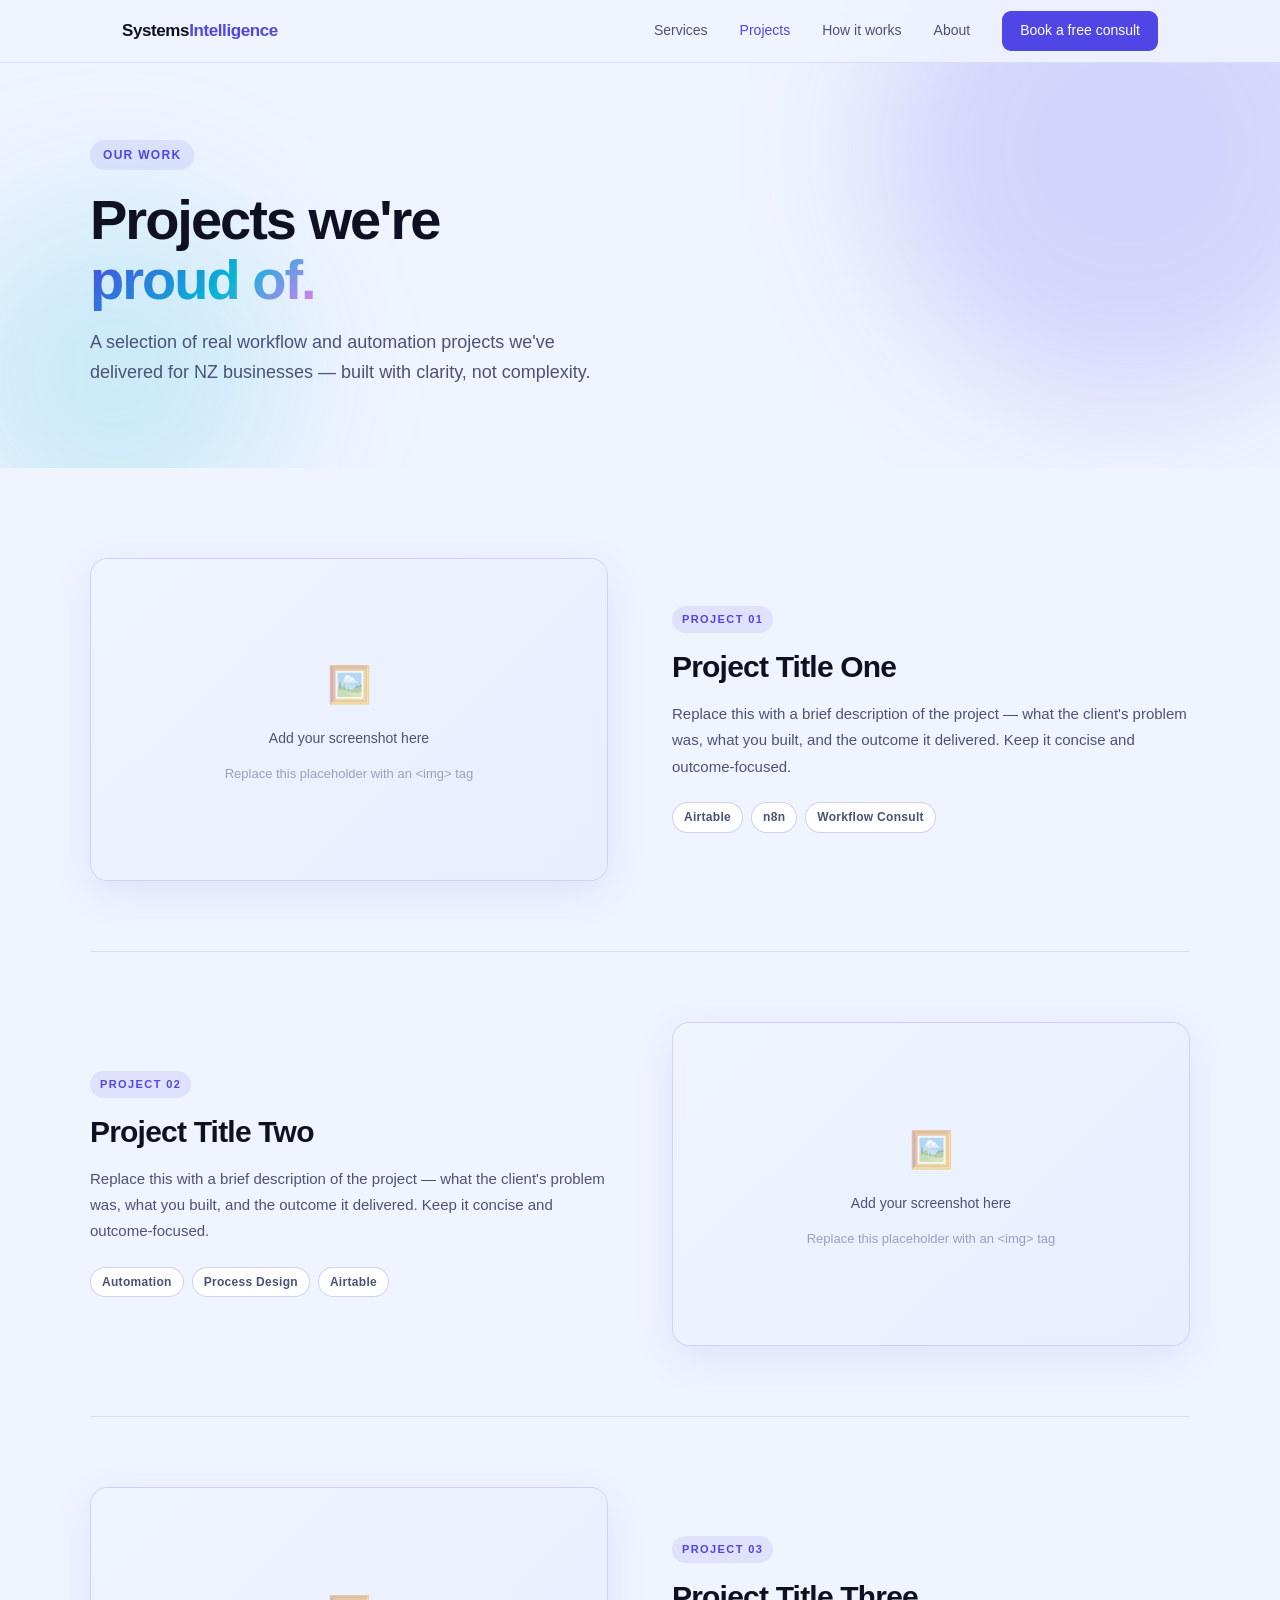
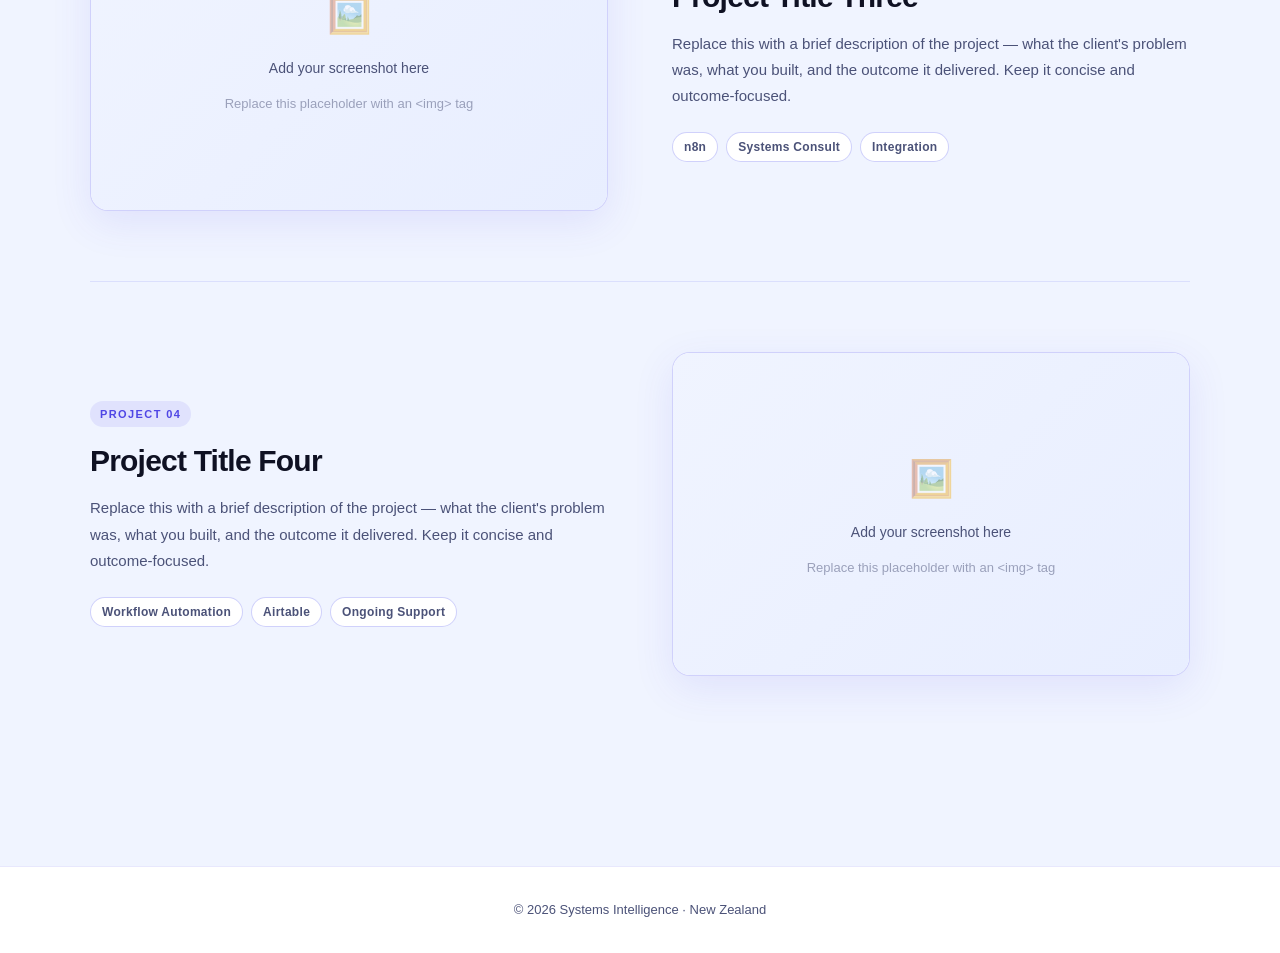
<file: si_projects (1).html>
<!DOCTYPE html>
<html lang="en">
<head>
<meta charset="UTF-8">
<meta name="viewport" content="width=device-width, initial-scale=1.0">
<title>Projects — Systems Intelligence</title>
<style>
  *, *::before, *::after { box-sizing: border-box; margin: 0; padding: 0; }
  :root {
    --bg: #f0f4ff;
    --bg2: #ffffff;
    --border: rgba(99,102,241,0.15);
    --border2: rgba(99,102,241,0.3);
    --text: #0f1123;
    --muted: #4b5278;
    --accent: #4f46e5;
    --accent-light: #818cf8;
    --accent-dim: rgba(79,70,229,0.1);
    --cyan: #06b6d4;
    --cyan-dim: rgba(6,182,212,0.1);
    --green: #10b981;
    --green-dim: rgba(16,185,129,0.1);
    --pink: #e879f9;
    --pink-dim: rgba(232,121,249,0.1);
    --radius: 14px;
    --radius-sm: 9px;
  }
  html { scroll-behavior: smooth; }
  body { background: var(--bg); color: var(--text); font-family: -apple-system, BlinkMacSystemFont, 'Segoe UI', sans-serif; font-size: 16px; line-height: 1.7; }
  a { color: var(--accent); text-decoration: none; }

  /* NAV */
  nav { position: fixed; top: 0; left: 0; right: 0; z-index: 100; background: rgba(240,244,255,0.88); backdrop-filter: blur(14px); border-bottom: 1px solid var(--border); }
  .nav-inner { max-width: 1100px; margin: 0 auto; padding: 0 2rem; height: 62px; display: flex; align-items: center; justify-content: space-between; }
  .logo { font-size: 17px; font-weight: 700; color: var(--text); letter-spacing: -0.4px; }
  .logo span { color: var(--accent); }
  .nav-links { display: flex; gap: 2rem; align-items: center; }
  .nav-links a { color: var(--muted); font-size: 14px; font-weight: 500; transition: color 0.2s; }
  .nav-links a:hover, .nav-links a.active { color: var(--accent); }
  .nav-cta { background: var(--accent); color: #fff !important; padding: 8px 18px; border-radius: var(--radius-sm); font-size: 14px; font-weight: 600; transition: background 0.2s, transform 0.15s !important; }
  .nav-cta:hover { background: #4338ca !important; color: #fff !important; transform: translateY(-1px); }

  /* PAGE HEADER */
  .page-header {
    padding: 140px 2rem 80px;
    position: relative; overflow: hidden;
  }
  .hero-orb { position: absolute; border-radius: 50%; filter: blur(70px); pointer-events: none; }
  .orb1 { width: 500px; height: 500px; background: rgba(79,70,229,0.18); top: -100px; right: -100px; }
  .orb2 { width: 350px; height: 350px; background: rgba(6,182,212,0.15); bottom: -80px; left: -60px; }
  .container { max-width: 1100px; margin: 0 auto; position: relative; }
  .label { display: inline-block; font-size: 12px; font-weight: 700; letter-spacing: 1.3px; text-transform: uppercase; color: var(--accent); background: var(--accent-dim); padding: 5px 13px; border-radius: 20px; margin-bottom: 1.2rem; }
  h1 { font-size: clamp(34px, 4.5vw, 56px); font-weight: 800; line-height: 1.08; letter-spacing: -2px; color: var(--text); margin-bottom: 1rem; }
  .gradient-text { background: linear-gradient(135deg, var(--accent) 0%, var(--cyan) 60%, var(--pink) 100%); -webkit-background-clip: text; -webkit-text-fill-color: transparent; background-clip: text; }
  .page-sub { font-size: 18px; color: var(--muted); max-width: 520px; line-height: 1.7; }

  /* PROJECTS */
  .projects-section { padding: 20px 2rem 120px; }

  .project-row {
    display: grid;
    grid-template-columns: 1fr 1fr;
    gap: 4rem;
    align-items: center;
    padding: 70px 0;
    border-bottom: 1px solid var(--border);
  }
  .project-row:last-child { border-bottom: none; }

  /* Alternate: odd rows = image left, even rows = image right */
  .project-row.right .project-image { order: 2; }
  .project-row.right .project-info  { order: 1; }

  /* IMAGE */
  .project-image {
    position: relative;
    border-radius: 18px;
    overflow: hidden;
    border: 1px solid var(--border2);
    box-shadow: 0 12px 40px rgba(79,70,229,0.10);
    background: var(--bg2);
    aspect-ratio: 16/10;
    cursor: pointer;
  }
  .project-image img {
    width: 100%; height: 100%;
    object-fit: cover;
    display: block;
    transition: transform 0.4s cubic-bezier(0.25, 0.46, 0.45, 0.94);
  }
  .project-image:hover img {
    transform: scale(1.06) translateY(-4px);
  }
  /* Placeholder when no image is set */
  .img-placeholder {
    width: 100%; height: 100%;
    display: flex; flex-direction: column;
    align-items: center; justify-content: center;
    gap: 12px;
    background: linear-gradient(135deg, var(--bg) 0%, #e8eeff 100%);
    color: var(--muted);
    font-size: 14px; font-weight: 500;
    text-align: center; padding: 2rem;
    transition: transform 0.4s cubic-bezier(0.25, 0.46, 0.45, 0.94);
    min-height: 240px;
  }
  .project-image:hover .img-placeholder {
    transform: scale(1.04) translateY(-4px);
  }
  .placeholder-icon { font-size: 36px; opacity: 0.4; }
  .placeholder-text { opacity: 0.5; font-size: 13px; }

  /* Overlay shimmer on hover */
  .project-image::after {
    content: '';
    position: absolute; inset: 0;
    background: linear-gradient(135deg, rgba(79,70,229,0.08), rgba(6,182,212,0.06));
    opacity: 0;
    transition: opacity 0.3s ease;
    pointer-events: none;
    border-radius: 18px;
  }
  .project-image:hover::after { opacity: 1; }

  /* INFO */
  .project-info { display: flex; flex-direction: column; gap: 1rem; }
  .project-num { font-size: 11px; font-weight: 700; letter-spacing: 1.4px; text-transform: uppercase; color: var(--accent); background: var(--accent-dim); display: inline-block; padding: 4px 10px; border-radius: 20px; width: fit-content; }
  .project-info h2 { font-size: clamp(22px, 2.5vw, 30px); font-weight: 800; letter-spacing: -0.8px; line-height: 1.2; color: var(--text); }
  .project-info p { font-size: 15px; color: var(--muted); line-height: 1.75; }
  .project-tags { display: flex; flex-wrap: wrap; gap: 8px; margin-top: 0.4rem; }
  .tag {
    font-size: 12px; font-weight: 600; padding: 4px 11px;
    border-radius: 20px; border: 1px solid var(--border2);
    color: var(--muted); background: var(--bg2);
    letter-spacing: 0.3px;
  }

  /* FOOTER */
  footer { border-top: 1px solid var(--border); padding: 2rem; text-align: center; background: var(--bg2); }
  footer p { font-size: 13px; color: var(--muted); }

  /* RESPONSIVE */
  @media (max-width: 768px) {
    .project-row { grid-template-columns: 1fr; gap: 2rem; }
    .project-row.right .project-image { order: 0; }
    .project-row.right .project-info  { order: 0; }
    .projects-section { padding: 10px 1.2rem 80px; }
    .page-header { padding: 120px 1.2rem 60px; }
  }
  @media (max-width: 640px) {
    .nav-links { display: none; }
  }
</style>
</head>
<body>

<!-- NAV -->
<nav>
  <div class="nav-inner">
    <a href="index.html" class="logo">Systems<span>Intelligence</span></a>
    <div class="nav-links">
      <a href="index.html#services">Services</a>
      <a href="projects.html" class="active">Projects</a>
      <a href="index.html#how">How it works</a>
      <a href="index.html#about">About</a>
      <a href="index.html#cta" class="nav-cta">Book a free consult</a>
    </div>
  </div>
</nav>

<!-- PAGE HEADER -->
<div class="page-header">
  <div class="hero-orb orb1"></div>
  <div class="hero-orb orb2"></div>
  <div class="container">
    <span class="label">Our work</span>
    <h1>Projects we're<br><span class="gradient-text">proud of.</span></h1>
    <p class="page-sub">A selection of real workflow and automation projects we've delivered for NZ businesses — built with clarity, not complexity.</p>
  </div>
</div>

<!-- PROJECTS -->
<section class="projects-section">
  <div class="container">

    <!-- PROJECT 1 — image LEFT -->
    <div class="project-row left">
      <div class="project-image">
        <!--
          REPLACE the block below with an <img> tag when ready.
          Example:
          <img src="your-screenshot.png" alt="Project One screenshot" />
        -->
        <div class="img-placeholder">
          <div class="placeholder-icon">🖼️</div>
          <div>Add your screenshot here</div>
          <div class="placeholder-text">Replace this placeholder with an &lt;img&gt; tag</div>
        </div>
      </div>
      <div class="project-info">
        <div class="project-num">Project 01</div>
        <h2>Project Title One</h2>
        <p>Replace this with a brief description of the project — what the client's problem was, what you built, and the outcome it delivered. Keep it concise and outcome-focused.</p>
        <div class="project-tags">
          <span class="tag">Airtable</span>
          <span class="tag">n8n</span>
          <span class="tag">Workflow Consult</span>
        </div>
      </div>
    </div>

    <!-- PROJECT 2 — image RIGHT -->
    <div class="project-row right">
      <div class="project-image">
        <div class="img-placeholder">
          <div class="placeholder-icon">🖼️</div>
          <div>Add your screenshot here</div>
          <div class="placeholder-text">Replace this placeholder with an &lt;img&gt; tag</div>
        </div>
      </div>
      <div class="project-info">
        <div class="project-num">Project 02</div>
        <h2>Project Title Two</h2>
        <p>Replace this with a brief description of the project — what the client's problem was, what you built, and the outcome it delivered. Keep it concise and outcome-focused.</p>
        <div class="project-tags">
          <span class="tag">Automation</span>
          <span class="tag">Process Design</span>
          <span class="tag">Airtable</span>
        </div>
      </div>
    </div>

    <!-- PROJECT 3 — image LEFT -->
    <div class="project-row left">
      <div class="project-image">
        <div class="img-placeholder">
          <div class="placeholder-icon">🖼️</div>
          <div>Add your screenshot here</div>
          <div class="placeholder-text">Replace this placeholder with an &lt;img&gt; tag</div>
        </div>
      </div>
      <div class="project-info">
        <div class="project-num">Project 03</div>
        <h2>Project Title Three</h2>
        <p>Replace this with a brief description of the project — what the client's problem was, what you built, and the outcome it delivered. Keep it concise and outcome-focused.</p>
        <div class="project-tags">
          <span class="tag">n8n</span>
          <span class="tag">Systems Consult</span>
          <span class="tag">Integration</span>
        </div>
      </div>
    </div>

    <!-- PROJECT 4 — image RIGHT -->
    <div class="project-row right">
      <div class="project-image">
        <div class="img-placeholder">
          <div class="placeholder-icon">🖼️</div>
          <div>Add your screenshot here</div>
          <div class="placeholder-text">Replace this placeholder with an &lt;img&gt; tag</div>
        </div>
      </div>
      <div class="project-info">
        <div class="project-num">Project 04</div>
        <h2>Project Title Four</h2>
        <p>Replace this with a brief description of the project — what the client's problem was, what you built, and the outcome it delivered. Keep it concise and outcome-focused.</p>
        <div class="project-tags">
          <span class="tag">Workflow Automation</span>
          <span class="tag">Airtable</span>
          <span class="tag">Ongoing Support</span>
        </div>
      </div>
    </div>

  </div>
</section>

<footer>
  <p>© 2026 Systems Intelligence · New Zealand</p>
</footer>

</body>
</html>
</file>
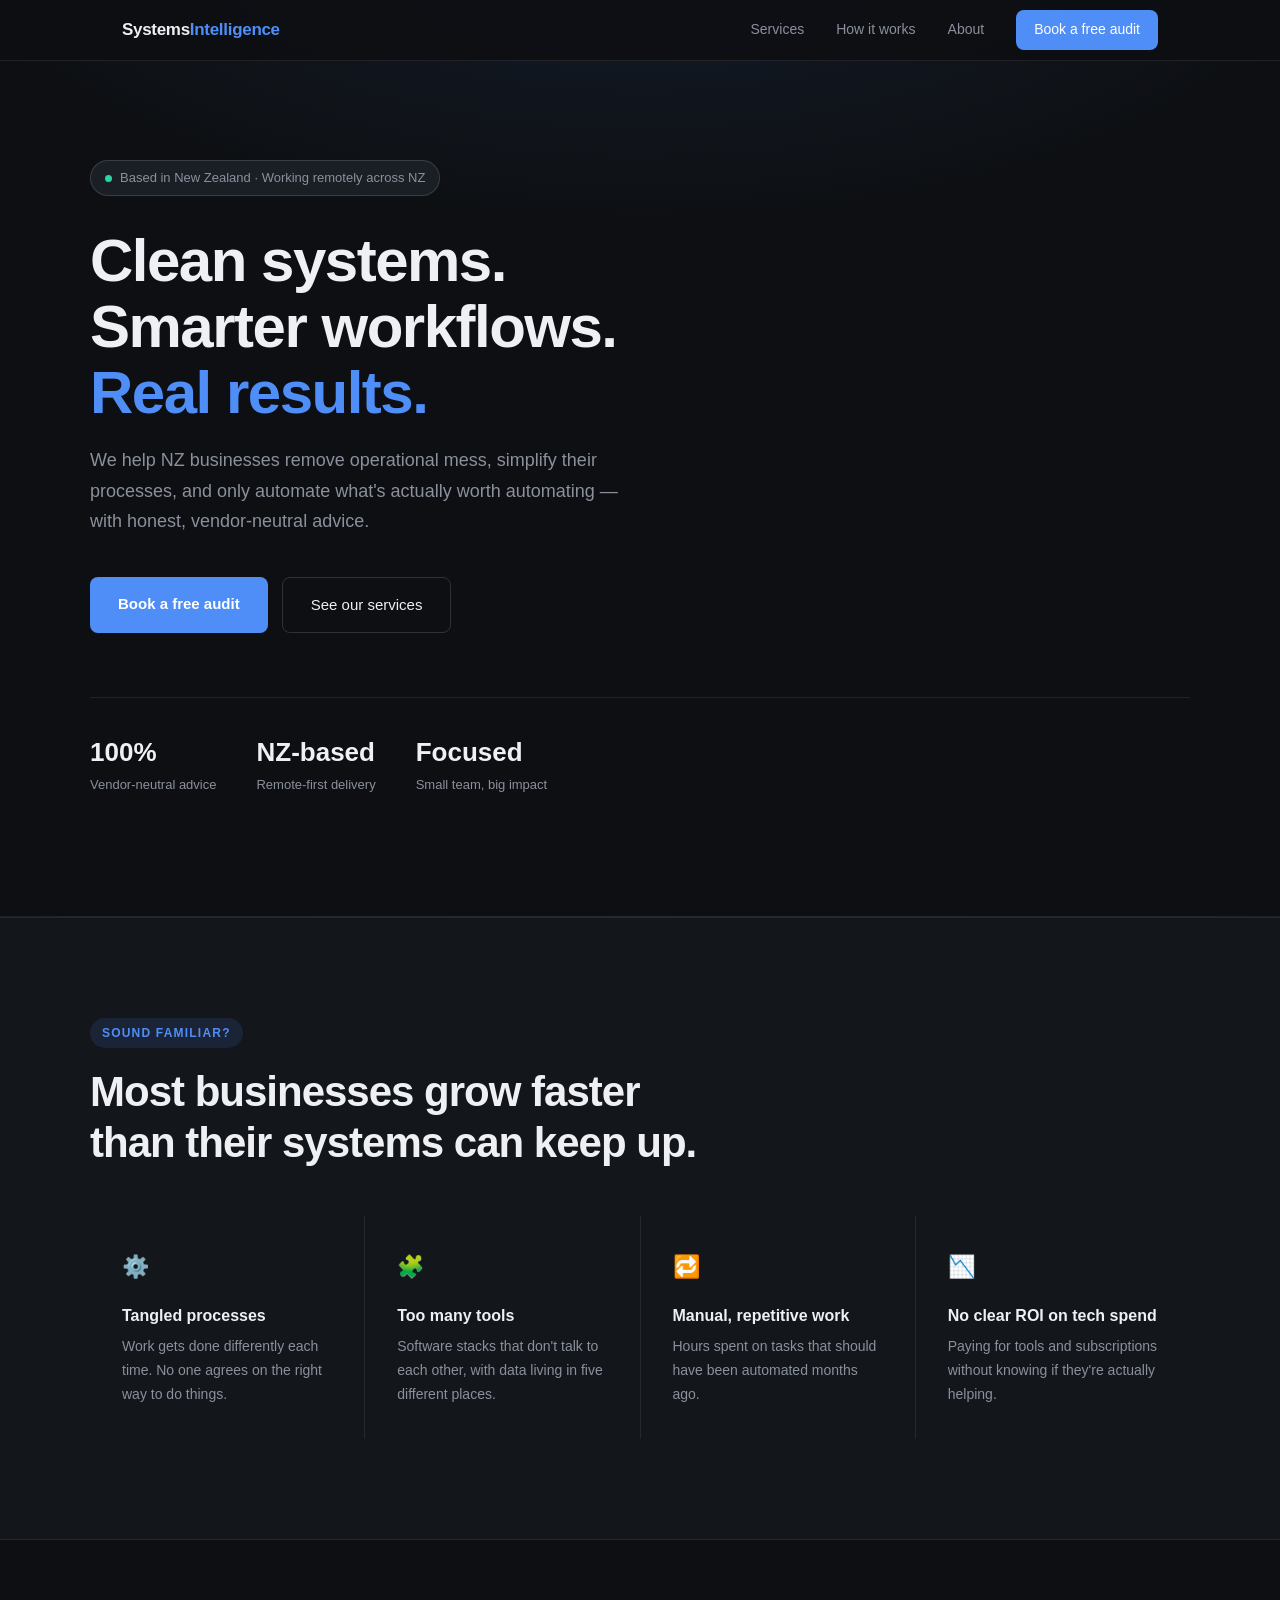
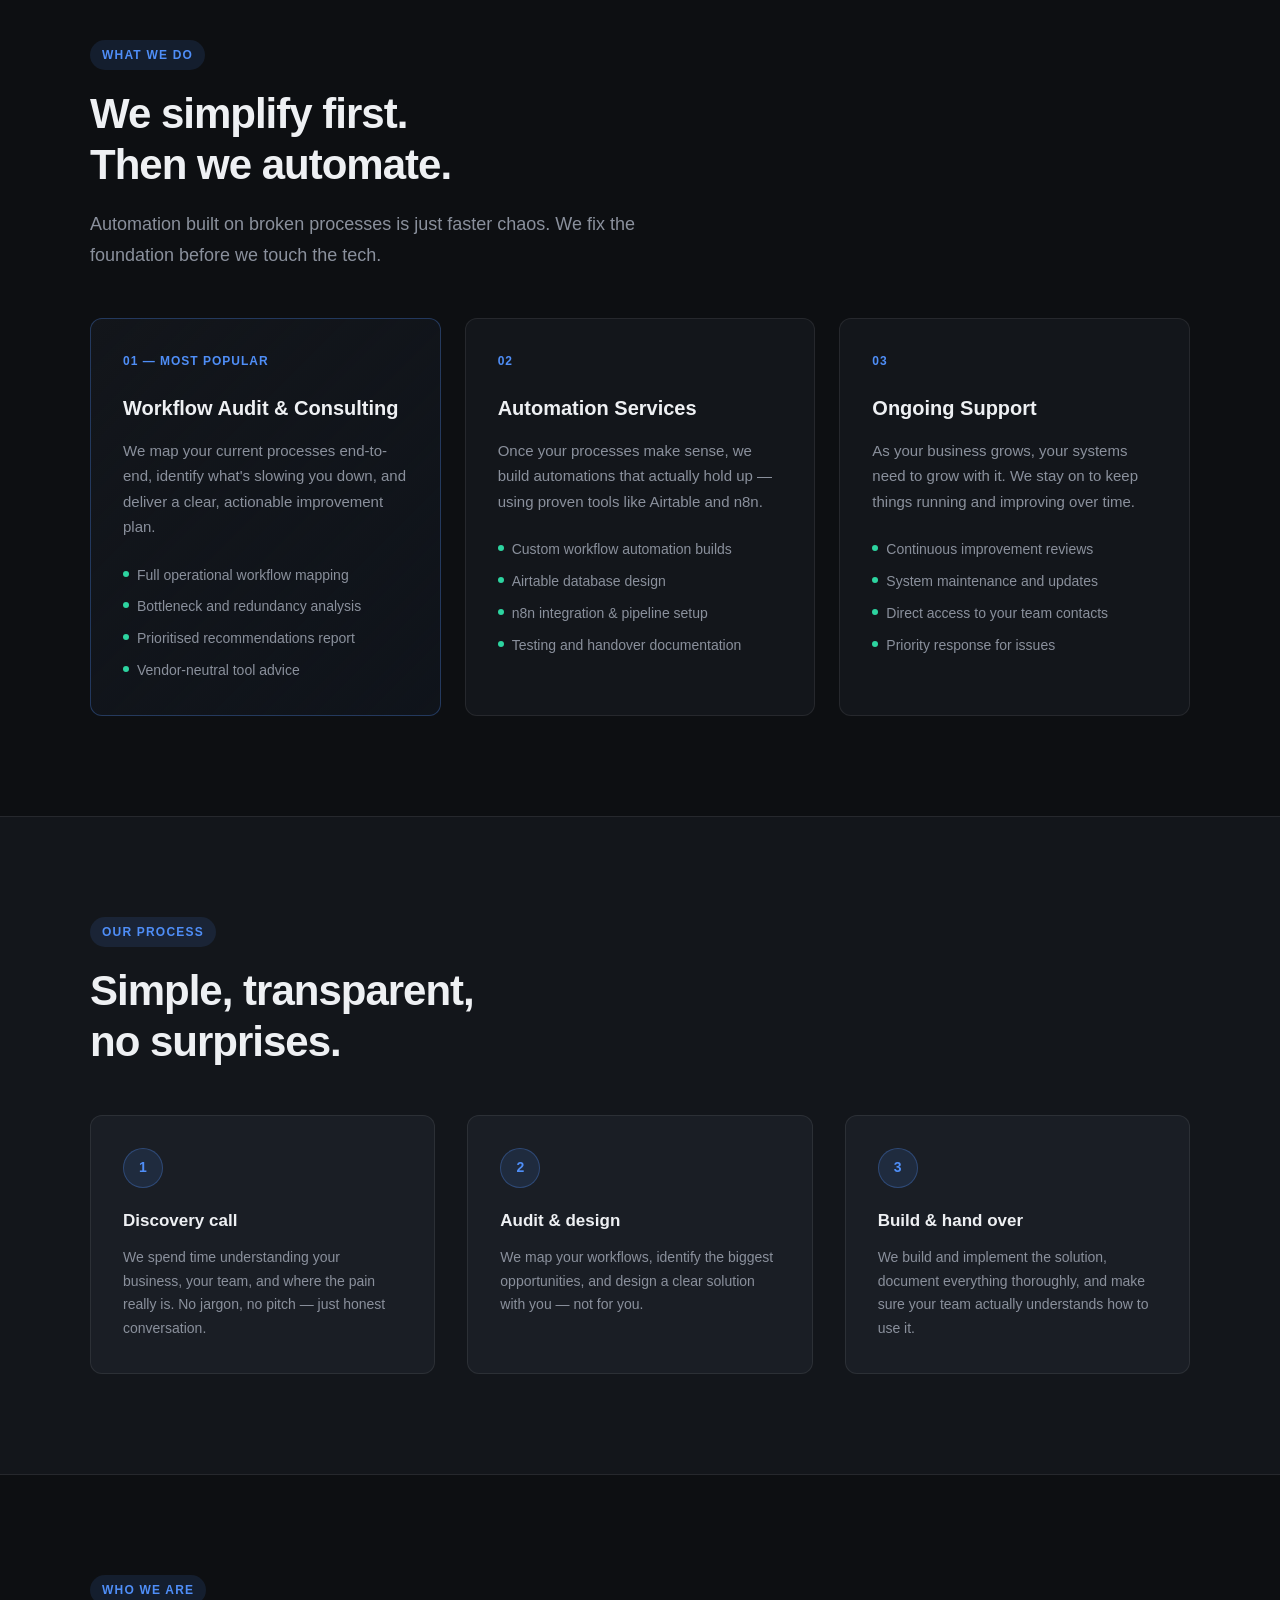
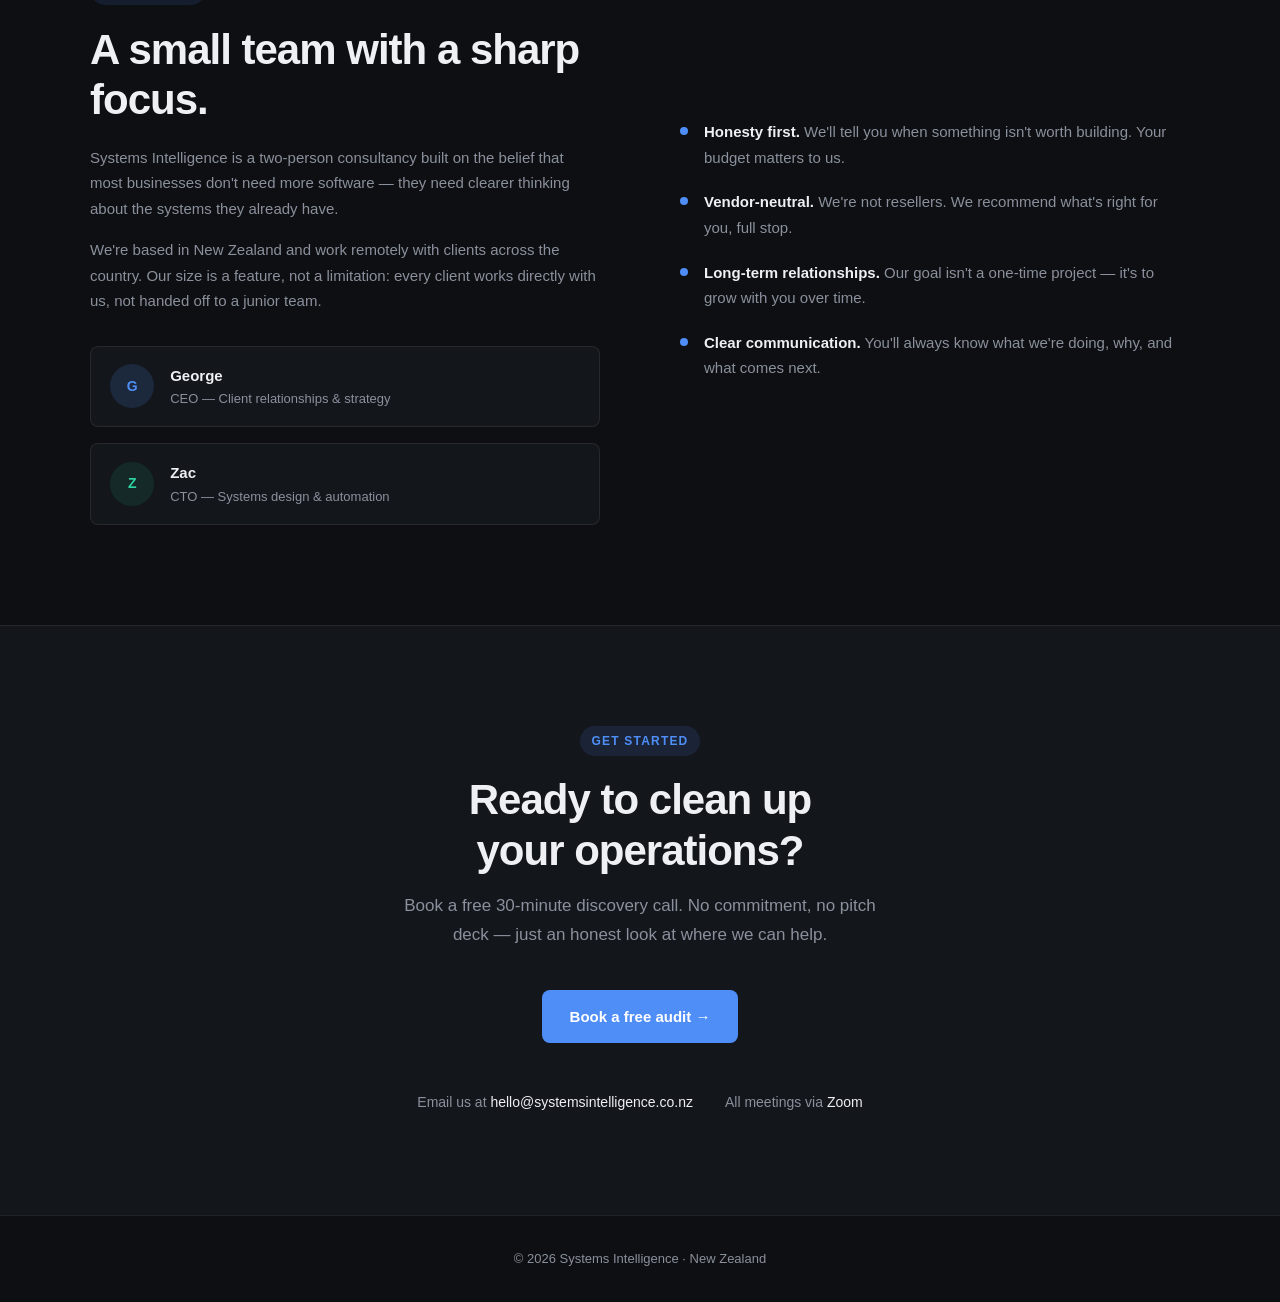
<file: si_website.html>
<!DOCTYPE html>
<html lang="en">
<head>
<meta charset="UTF-8">
<meta name="viewport" content="width=device-width, initial-scale=1.0">
<title>Systems Intelligence</title>
<style>
  *, *::before, *::after { box-sizing: border-box; margin: 0; padding: 0; }
  :root {
    --bg: #0d0f12;
    --bg2: #13161b;
    --bg3: #1a1e25;
    --border: rgba(255,255,255,0.08);
    --border2: rgba(255,255,255,0.14);
    --text: #eef0f3;
    --muted: #8a909c;
    --accent: #4f8ef7;
    --accent2: #2563c7;
    --accent-dim: rgba(79,142,247,0.12);
    --green: #2dd4a0;
    --green-dim: rgba(45,212,160,0.1);
    --radius: 12px;
    --radius-sm: 8px;
  }
  html { scroll-behavior: smooth; }
  body { background: var(--bg); color: var(--text); font-family: -apple-system, BlinkMacSystemFont, 'Segoe UI', sans-serif; font-size: 16px; line-height: 1.7; }
  a { color: var(--accent); text-decoration: none; }
  a:hover { color: #7aaeff; }

  /* NAV */
  nav { position: fixed; top: 0; left: 0; right: 0; z-index: 100; background: rgba(13,15,18,0.85); backdrop-filter: blur(12px); border-bottom: 1px solid var(--border); }
  .nav-inner { max-width: 1100px; margin: 0 auto; padding: 0 2rem; height: 60px; display: flex; align-items: center; justify-content: space-between; }
  .logo { font-size: 17px; font-weight: 600; color: var(--text); letter-spacing: -0.3px; }
  .logo span { color: var(--accent); }
  .nav-links { display: flex; gap: 2rem; align-items: center; }
  .nav-links a { color: var(--muted); font-size: 14px; transition: color 0.2s; }
  .nav-links a:hover { color: var(--text); }
  .nav-cta { background: var(--accent); color: #fff !important; padding: 8px 18px; border-radius: var(--radius-sm); font-size: 14px; font-weight: 500; transition: background 0.2s !important; }
  .nav-cta:hover { background: #6fa3ff !important; color: #fff !important; }

  /* SECTIONS */
  section { padding: 100px 2rem; }
  .container { max-width: 1100px; margin: 0 auto; }
  .label { display: inline-block; font-size: 12px; font-weight: 600; letter-spacing: 1.2px; text-transform: uppercase; color: var(--accent); background: var(--accent-dim); padding: 5px 12px; border-radius: 20px; margin-bottom: 1.2rem; }
  h1 { font-size: clamp(38px, 5vw, 60px); font-weight: 700; line-height: 1.1; letter-spacing: -1.5px; color: var(--text); }
  h2 { font-size: clamp(28px, 3.5vw, 42px); font-weight: 700; line-height: 1.2; letter-spacing: -1px; }
  h3 { font-size: 18px; font-weight: 600; margin-bottom: 0.6rem; }
  p { color: var(--muted); }
  .subtext { font-size: 18px; color: var(--muted); max-width: 560px; line-height: 1.7; margin-top: 1.2rem; }

  /* HERO */
  #hero { padding-top: 160px; padding-bottom: 120px; background: radial-gradient(ellipse 80% 50% at 50% -10%, rgba(79,142,247,0.12) 0%, transparent 70%); border-bottom: 1px solid var(--border); }
  .hero-tag { display: inline-flex; align-items: center; gap: 8px; background: var(--bg3); border: 1px solid var(--border2); border-radius: 20px; padding: 6px 14px; font-size: 13px; color: var(--muted); margin-bottom: 2rem; }
  .hero-tag span { width: 7px; height: 7px; border-radius: 50%; background: var(--green); display: inline-block; }
  .hero-btns { display: flex; gap: 14px; margin-top: 2.5rem; flex-wrap: wrap; }
  .btn-primary { background: var(--accent); color: #fff; padding: 14px 28px; border-radius: var(--radius-sm); font-size: 15px; font-weight: 600; transition: background 0.2s, transform 0.1s; }
  .btn-primary:hover { background: #6fa3ff; color: #fff; transform: translateY(-1px); }
  .btn-secondary { background: transparent; color: var(--text); padding: 14px 28px; border-radius: var(--radius-sm); font-size: 15px; font-weight: 500; border: 1px solid var(--border2); transition: border-color 0.2s, transform 0.1s; }
  .btn-secondary:hover { border-color: rgba(255,255,255,0.3); color: var(--text); transform: translateY(-1px); }
  .hero-stats { display: flex; gap: 2.5rem; margin-top: 4rem; padding-top: 2rem; border-top: 1px solid var(--border); flex-wrap: wrap; }
  .stat-item p:first-child { font-size: 26px; font-weight: 700; color: var(--text); margin: 0; }
  .stat-item p:last-child { font-size: 13px; color: var(--muted); margin: 0; }

  /* PROBLEM */
  #problem { background: var(--bg2); border-top: 1px solid var(--border); border-bottom: 1px solid var(--border); }
  .problem-grid { display: grid; grid-template-columns: repeat(auto-fit, minmax(260px, 1fr)); gap: 1px; background: var(--border); border-radius: var(--radius); overflow: hidden; margin-top: 3rem; }
  .problem-item { background: var(--bg2); padding: 2rem; }
  .problem-icon { font-size: 22px; margin-bottom: 1rem; }
  .problem-item h3 { font-size: 16px; color: var(--text); margin-bottom: 0.4rem; }
  .problem-item p { font-size: 14px; }

  /* SERVICES */
  #services { }
  .services-grid { display: grid; grid-template-columns: repeat(auto-fit, minmax(300px, 1fr)); gap: 1.5rem; margin-top: 3rem; }
  .service-card { background: var(--bg2); border: 1px solid var(--border); border-radius: var(--radius); padding: 2rem; transition: border-color 0.2s, transform 0.2s; }
  .service-card:hover { border-color: var(--border2); transform: translateY(-3px); }
  .service-card.featured { border-color: rgba(79,142,247,0.3); background: linear-gradient(135deg, var(--bg2) 0%, rgba(79,142,247,0.04) 100%); }
  .service-num { font-size: 12px; font-weight: 600; letter-spacing: 1px; color: var(--accent); margin-bottom: 1.2rem; }
  .service-card h3 { font-size: 20px; color: var(--text); margin-bottom: 0.8rem; }
  .service-card p { font-size: 15px; line-height: 1.7; }
  .service-features { list-style: none; margin-top: 1.5rem; display: flex; flex-direction: column; gap: 8px; }
  .service-features li { font-size: 14px; color: var(--muted); display: flex; align-items: flex-start; gap: 8px; }
  .service-features li::before { content: ''; width: 6px; height: 6px; border-radius: 50%; background: var(--green); margin-top: 7px; flex-shrink: 0; }

  /* HOW IT WORKS */
  #how { background: var(--bg2); border-top: 1px solid var(--border); border-bottom: 1px solid var(--border); }
  .steps { display: grid; grid-template-columns: repeat(auto-fit, minmax(260px, 1fr)); gap: 2rem; margin-top: 3rem; position: relative; }
  .step { position: relative; padding: 2rem; background: var(--bg3); border-radius: var(--radius); border: 1px solid var(--border); }
  .step-num { width: 40px; height: 40px; border-radius: 50%; background: var(--accent-dim); border: 1px solid rgba(79,142,247,0.3); display: flex; align-items: center; justify-content: center; font-size: 14px; font-weight: 700; color: var(--accent); margin-bottom: 1.2rem; }
  .step h3 { font-size: 17px; color: var(--text); margin-bottom: 0.6rem; }
  .step p { font-size: 14px; }

  /* ABOUT */
  #about { }
  .about-inner { display: grid; grid-template-columns: 1fr 1fr; gap: 5rem; align-items: center; }
  @media (max-width: 768px) { .about-inner { grid-template-columns: 1fr; gap: 3rem; } }
  .about-text h2 { margin-bottom: 1.2rem; }
  .about-text p { margin-bottom: 1rem; font-size: 15px; }
  .about-team { display: flex; flex-direction: column; gap: 1rem; margin-top: 2rem; }
  .team-card { display: flex; align-items: center; gap: 1rem; background: var(--bg2); border: 1px solid var(--border); border-radius: var(--radius-sm); padding: 1rem 1.2rem; }
  .avatar { width: 44px; height: 44px; border-radius: 50%; display: flex; align-items: center; justify-content: center; font-weight: 700; font-size: 14px; flex-shrink: 0; }
  .avatar.blue { background: rgba(79,142,247,0.15); color: var(--accent); }
  .avatar.green { background: var(--green-dim); color: var(--green); }
  .team-info p:first-child { font-size: 15px; font-weight: 600; color: var(--text); margin: 0; }
  .team-info p:last-child { font-size: 13px; color: var(--muted); margin: 0; }
  .about-values { display: flex; flex-direction: column; gap: 1.2rem; }
  .value-item { display: flex; gap: 1rem; align-items: flex-start; }
  .value-dot { width: 8px; height: 8px; border-radius: 50%; background: var(--accent); margin-top: 8px; flex-shrink: 0; }
  .value-item p { font-size: 15px; color: var(--muted); margin: 0; }
  .value-item strong { color: var(--text); font-weight: 600; }

  /* CTA */
  #cta { background: var(--bg2); border-top: 1px solid var(--border); text-align: center; }
  #cta h2 { margin-bottom: 1rem; }
  #cta p { max-width: 480px; margin: 0 auto 2.5rem; font-size: 17px; }
  .cta-contact { margin-top: 3rem; display: flex; justify-content: center; gap: 2rem; flex-wrap: wrap; }
  .contact-item { font-size: 14px; color: var(--muted); }
  .contact-item a { color: var(--text); }
  .contact-item a:hover { color: var(--accent); }

  /* FOOTER */
  footer { border-top: 1px solid var(--border); padding: 2rem; text-align: center; }
  footer p { font-size: 13px; color: var(--muted); }

  @media (max-width: 640px) {
    .nav-links { display: none; }
    section { padding: 70px 1.2rem; }
    #hero { padding-top: 120px; }
    .hero-stats { gap: 1.5rem; }
  }
</style>
</head>
<body>

<nav>
  <div class="nav-inner">
    <div class="logo">Systems<span>Intelligence</span></div>
    <div class="nav-links">
      <a href="#services">Services</a>
      <a href="#how">How it works</a>
      <a href="#about">About</a>
      <a href="#cta" class="nav-cta">Book a free audit</a>
    </div>
  </div>
</nav>

<!-- HERO -->
<section id="hero">
  <div class="container">
    <div class="hero-tag"><span></span> Based in New Zealand · Working remotely across NZ</div>
    <h1>Clean systems.<br>Smarter workflows.<br><span style="color: var(--accent);">Real results.</span></h1>
    <p class="subtext">We help NZ businesses remove operational mess, simplify their processes, and only automate what's actually worth automating — with honest, vendor-neutral advice.</p>
    <div class="hero-btns">
      <a href="#cta" class="btn-primary">Book a free audit</a>
      <a href="#services" class="btn-secondary">See our services</a>
    </div>
    <div class="hero-stats">
      <div class="stat-item"><p>100%</p><p>Vendor-neutral advice</p></div>
      <div class="stat-item"><p>NZ-based</p><p>Remote-first delivery</p></div>
      <div class="stat-item"><p>Focused</p><p>Small team, big impact</p></div>
    </div>
  </div>
</section>

<!-- PROBLEM -->
<section id="problem">
  <div class="container">
    <span class="label">Sound familiar?</span>
    <h2>Most businesses grow faster<br>than their systems can keep up.</h2>
    <div class="problem-grid">
      <div class="problem-item">
        <div class="problem-icon">⚙️</div>
        <h3>Tangled processes</h3>
        <p>Work gets done differently each time. No one agrees on the right way to do things.</p>
      </div>
      <div class="problem-item">
        <div class="problem-icon">🧩</div>
        <h3>Too many tools</h3>
        <p>Software stacks that don't talk to each other, with data living in five different places.</p>
      </div>
      <div class="problem-item">
        <div class="problem-icon">🔁</div>
        <h3>Manual, repetitive work</h3>
        <p>Hours spent on tasks that should have been automated months ago.</p>
      </div>
      <div class="problem-item">
        <div class="problem-icon">📉</div>
        <h3>No clear ROI on tech spend</h3>
        <p>Paying for tools and subscriptions without knowing if they're actually helping.</p>
      </div>
    </div>
  </div>
</section>

<!-- SERVICES -->
<section id="services">
  <div class="container">
    <span class="label">What we do</span>
    <h2>We simplify first.<br>Then we automate.</h2>
    <p class="subtext">Automation built on broken processes is just faster chaos. We fix the foundation before we touch the tech.</p>
    <div class="services-grid">
      <div class="service-card featured">
        <div class="service-num">01 — MOST POPULAR</div>
        <h3>Workflow Audit & Consulting</h3>
        <p>We map your current processes end-to-end, identify what's slowing you down, and deliver a clear, actionable improvement plan.</p>
        <ul class="service-features">
          <li>Full operational workflow mapping</li>
          <li>Bottleneck and redundancy analysis</li>
          <li>Prioritised recommendations report</li>
          <li>Vendor-neutral tool advice</li>
        </ul>
      </div>
      <div class="service-card">
        <div class="service-num">02</div>
        <h3>Automation Services</h3>
        <p>Once your processes make sense, we build automations that actually hold up — using proven tools like Airtable and n8n.</p>
        <ul class="service-features">
          <li>Custom workflow automation builds</li>
          <li>Airtable database design</li>
          <li>n8n integration & pipeline setup</li>
          <li>Testing and handover documentation</li>
        </ul>
      </div>
      <div class="service-card">
        <div class="service-num">03</div>
        <h3>Ongoing Support</h3>
        <p>As your business grows, your systems need to grow with it. We stay on to keep things running and improving over time.</p>
        <ul class="service-features">
          <li>Continuous improvement reviews</li>
          <li>System maintenance and updates</li>
          <li>Direct access to your team contacts</li>
          <li>Priority response for issues</li>
        </ul>
      </div>
    </div>
  </div>
</section>

<!-- HOW IT WORKS -->
<section id="how">
  <div class="container">
    <span class="label">Our process</span>
    <h2>Simple, transparent,<br>no surprises.</h2>
    <div class="steps">
      <div class="step">
        <div class="step-num">1</div>
        <h3>Discovery call</h3>
        <p>We spend time understanding your business, your team, and where the pain really is. No jargon, no pitch — just honest conversation.</p>
      </div>
      <div class="step">
        <div class="step-num">2</div>
        <h3>Audit & design</h3>
        <p>We map your workflows, identify the biggest opportunities, and design a clear solution with you — not for you.</p>
      </div>
      <div class="step">
        <div class="step-num">3</div>
        <h3>Build & hand over</h3>
        <p>We build and implement the solution, document everything thoroughly, and make sure your team actually understands how to use it.</p>
      </div>
    </div>
  </div>
</section>

<!-- ABOUT -->
<section id="about">
  <div class="container">
    <div class="about-inner">
      <div class="about-text">
        <span class="label">Who we are</span>
        <h2>A small team with a sharp focus.</h2>
        <p>Systems Intelligence is a two-person consultancy built on the belief that most businesses don't need more software — they need clearer thinking about the systems they already have.</p>
        <p>We're based in New Zealand and work remotely with clients across the country. Our size is a feature, not a limitation: every client works directly with us, not handed off to a junior team.</p>
        <div class="about-team">
          <div class="team-card">
            <div class="avatar blue">G</div>
            <div class="team-info">
              <p>George</p>
              <p>CEO — Client relationships & strategy</p>
            </div>
          </div>
          <div class="team-card">
            <div class="avatar green">Z</div>
            <div class="team-info">
              <p>Zac</p>
              <p>CTO — Systems design & automation</p>
            </div>
          </div>
        </div>
      </div>
      <div class="about-values">
        <div class="value-item">
          <div class="value-dot"></div>
          <p><strong>Honesty first.</strong> We'll tell you when something isn't worth building. Your budget matters to us.</p>
        </div>
        <div class="value-item">
          <div class="value-dot"></div>
          <p><strong>Vendor-neutral.</strong> We're not resellers. We recommend what's right for you, full stop.</p>
        </div>
        <div class="value-item">
          <div class="value-dot"></div>
          <p><strong>Long-term relationships.</strong> Our goal isn't a one-time project — it's to grow with you over time.</p>
        </div>
        <div class="value-item">
          <div class="value-dot"></div>
          <p><strong>Clear communication.</strong> You'll always know what we're doing, why, and what comes next.</p>
        </div>
      </div>
    </div>
  </div>
</section>

<!-- CTA -->
<section id="cta">
  <div class="container">
    <span class="label">Get started</span>
    <h2>Ready to clean up<br>your operations?</h2>
    <p>Book a free 30-minute discovery call. No commitment, no pitch deck — just an honest look at where we can help.</p>
    <a href="mailto:hello@systemsintelligence.co.nz" class="btn-primary" style="display: inline-block;">Book a free audit →</a>
    <div class="cta-contact">
      <div class="contact-item">Email us at <a href="mailto:hello@systemsintelligence.co.nz">hello@systemsintelligence.co.nz</a></div>
      <div class="contact-item">All meetings via <a href="#">Zoom</a></div>
    </div>
  </div>
</section>

<footer>
  <p>© 2026 Systems Intelligence · New Zealand</p>
</footer>

</body>
</html>
</file>
<file: styles.css>
/* =========================================================================
   Systems Intelligence — Linear / Modern design system
   Shared styles for index.html and projects.html
   ========================================================================= */

@import url('https://fonts.googleapis.com/css2?family=IBM+Plex+Mono:wght@400;500;600&family=Manrope:wght@400;500;600;700;800&family=Space+Grotesk:wght@500;600;700&display=swap');

*, *::before, *::after { box-sizing: border-box; margin: 0; padding: 0; }

:root {
  /* Surfaces */
  --bg-deep: #020203;
  --bg-base: #050506;
  --bg-elev: #0a0a0c;
  --bg-elev-2: #0f0f12;
  --surface: rgba(255, 255, 255, 0.05);
  --surface-hover: rgba(255, 255, 255, 0.08);

  /* Text */
  --fg: #EDEDEF;
  --fg-muted: #8A8F98;
  --fg-subtle: rgba(255, 255, 255, 0.60);

  /* Accent */
  --accent: #5E6AD2;
  --accent-bright: #6872D9;
  --accent-glow: rgba(94, 106, 210, 0.30);

  /* Borders */
  --border: rgba(255, 255, 255, 0.06);
  --border-hover: rgba(255, 255, 255, 0.10);
  --border-accent: rgba(94, 106, 210, 0.30);

  /* Motion */
  --ease: cubic-bezier(0.16, 1, 0.3, 1);
  --dur-fast: 200ms;
  --dur-base: 300ms;
}

html { scroll-behavior: smooth; }

body {
  background: var(--bg-base);
  color: var(--fg);
  font-family: 'Inter', system-ui, -apple-system, 'Segoe UI', sans-serif;
  font-size: 16px;
  line-height: 1.6;
  font-feature-settings: 'cv02', 'cv03', 'cv04', 'cv11', 'ss01';
  -webkit-font-smoothing: antialiased;
  -moz-osx-font-smoothing: grayscale;
  overflow-x: hidden;
  position: relative;
}

a { color: var(--accent); text-decoration: none; transition: color var(--dur-fast) var(--ease); }
a:hover { color: var(--accent-bright); }

img { display: block; max-width: 100%; }

/* =========================================================================
   Layered ambient background
   ========================================================================= */

.bg-layer {
  position: fixed;
  inset: 0;
  pointer-events: none;
}

.bg-base-gradient {
  z-index: -10;
  background: radial-gradient(ellipse at top, #0a0a0f 0%, #050506 50%, #020203 100%);
}

.bg-grid {
  z-index: -9;
  background-image:
    linear-gradient(to right, rgba(255, 255, 255, 0.035) 1px, transparent 1px),
    linear-gradient(to bottom, rgba(255, 255, 255, 0.035) 1px, transparent 1px);
  background-size: 64px 64px;
  -webkit-mask-image: radial-gradient(ellipse at center, black 20%, transparent 75%);
  mask-image: radial-gradient(ellipse at center, black 20%, transparent 75%);
  opacity: 0.6;
}

.bg-noise {
  z-index: -8;
  background-image: url("data:image/svg+xml;utf8,<svg xmlns='http://www.w3.org/2000/svg' width='200' height='200'><filter id='n'><feTurbulence type='fractalNoise' baseFrequency='0.9' numOctaves='3' stitchTiles='stitch'/></filter><rect width='100%25' height='100%25' filter='url(%23n)' opacity='0.7'/></svg>");
  opacity: 0.025;
  mix-blend-mode: overlay;
}

.bg-blobs {
  z-index: -7;
  overflow: hidden;
}
.blob {
  position: absolute;
  border-radius: 50%;
  filter: blur(120px);
  will-change: transform;
}
.blob-1 {
  top: -20%; left: 50%;
  width: 900px; height: 800px;
  background: radial-gradient(circle, rgba(94, 106, 210, 0.35) 0%, transparent 70%);
  animation: float1 10s ease-in-out infinite;
}
.blob-2 {
  top: 25%; left: -10%;
  width: 620px; height: 820px;
  background: radial-gradient(circle, rgba(150, 100, 220, 0.18) 0%, transparent 65%);
  filter: blur(140px);
  animation: float2 12s ease-in-out infinite;
}
.blob-3 {
  top: 40%; right: -10%;
  width: 520px; height: 720px;
  background: radial-gradient(circle, rgba(80, 130, 210, 0.15) 0%, transparent 70%);
  filter: blur(100px);
  animation: float3 9s ease-in-out infinite;
}
.blob-4 {
  bottom: -15%; left: 30%;
  width: 700px; height: 500px;
  background: radial-gradient(circle, rgba(94, 106, 210, 0.14) 0%, transparent 70%);
  animation: pulse 8s ease-in-out infinite;
}

@keyframes float1 {
  0%, 100% { transform: translate(-50%, 0) rotate(0deg); }
  50% { transform: translate(-48%, -24px) rotate(2deg); }
}
@keyframes float2 {
  0%, 100% { transform: translate(0, 0) rotate(0deg); }
  50% { transform: translate(28px, -28px) rotate(-3deg); }
}
@keyframes float3 {
  0%, 100% { transform: translate(0, 0) rotate(0deg); }
  50% { transform: translate(-32px, 36px) rotate(2deg); }
}
@keyframes pulse {
  0%, 100% { opacity: 1; transform: scale(1); }
  50% { opacity: 0.55; transform: scale(1.08); }
}

@media (prefers-reduced-motion: reduce) {
  .blob { animation: none !important; }
  .accent-text { animation: none !important; }
  html { scroll-behavior: auto; }
}

/* =========================================================================
   Typography
   ========================================================================= */

h1, h2, h3, h4 {
  color: var(--fg);
  font-weight: 600;
  letter-spacing: -0.02em;
  line-height: 1.15;
}

.display {
  font-size: clamp(2.5rem, 6vw, 4.75rem);
  line-height: 1.02;
  letter-spacing: -0.035em;
  font-weight: 600;
  background: linear-gradient(180deg, #ffffff 0%, rgba(255, 255, 255, 0.95) 50%, rgba(255, 255, 255, 0.65) 100%);
  -webkit-background-clip: text;
  background-clip: text;
  color: transparent;
}

h1 { font-size: clamp(2rem, 4.5vw, 3.5rem); letter-spacing: -0.03em; }
h2 { font-size: clamp(1.75rem, 3.5vw, 2.75rem); letter-spacing: -0.025em; }
h3 { font-size: 1.125rem; letter-spacing: -0.015em; }
p  { color: var(--fg-muted); }

.accent-text {
  background: linear-gradient(90deg, var(--accent) 0%, #8B95E8 50%, var(--accent) 100%);
  background-size: 200% 100%;
  -webkit-background-clip: text;
  background-clip: text;
  color: transparent;
  animation: shimmer 6s linear infinite;
}
@keyframes shimmer {
  0% { background-position: 0% 50%; }
  100% { background-position: 200% 50%; }
}

.subtext {
  color: var(--fg-muted);
  font-size: clamp(0.9375rem, 1.5vw, 1.0625rem);
  line-height: 1.6;
  max-width: 560px;
  margin-top: 1.25rem;
}

.label {
  display: inline-flex;
  align-items: center;
  gap: 8px;
  font-family: 'JetBrains Mono', ui-monospace, 'SF Mono', Menlo, monospace;
  font-size: 11px;
  font-weight: 500;
  letter-spacing: 0.15em;
  text-transform: uppercase;
  color: var(--fg-muted);
  padding: 6px 12px;
  border-radius: 999px;
  background: var(--surface);
  border: 1px solid var(--border);
  margin-bottom: 1.5rem;
  backdrop-filter: blur(10px);
  -webkit-backdrop-filter: blur(10px);
}
.label::before {
  content: '';
  width: 6px; height: 6px;
  border-radius: 50%;
  background: var(--accent);
  box-shadow: 0 0 10px var(--accent);
}

.container { max-width: 1200px; margin: 0 auto; padding: 0 2rem; position: relative; }

/* =========================================================================
   Navigation
   ========================================================================= */

.site-nav {
  position: fixed; top: 0; left: 0; right: 0;
  z-index: 100;
  background: rgba(5, 5, 6, 0.55);
  backdrop-filter: blur(24px) saturate(1.4);
  -webkit-backdrop-filter: blur(24px) saturate(1.4);
  border-bottom: 1px solid transparent;
  transition: background var(--dur-base) var(--ease), border-color var(--dur-base) var(--ease);
}
.site-nav.scrolled {
  background: rgba(5, 5, 6, 0.82);
  border-bottom-color: var(--border);
}

.nav-inner {
  max-width: 1200px; margin: 0 auto;
  padding: 0 2rem; height: 84px;
  display: flex; align-items: center; justify-content: space-between;
}
.logo { display: flex; align-items: center; }
.logo img { height: 68px; width: auto; }

.nav-links { display: flex; gap: 2px; align-items: center; }
.nav-links a {
  color: var(--fg-muted);
  font-size: 14px; font-weight: 450;
  padding: 8px 14px;
  border-radius: 8px;
  transition: color var(--dur-fast) var(--ease), background var(--dur-fast) var(--ease);
}
.nav-links a:hover { color: var(--fg); background: var(--surface); }
.nav-links a.active { color: var(--fg); }

.nav-cta {
  background: var(--accent) !important;
  color: #fff !important;
  padding: 8px 16px !important;
  margin-left: 8px;
  border-radius: 8px;
  font-size: 14px; font-weight: 500;
  box-shadow:
    0 0 0 1px rgba(94, 106, 210, 0.5),
    0 4px 12px rgba(94, 106, 210, 0.3),
    inset 0 1px 0 0 rgba(255, 255, 255, 0.2);
  transition: all var(--dur-fast) var(--ease);
}
.nav-cta:hover {
  background: var(--accent-bright) !important;
  transform: translateY(-1px);
  box-shadow:
    0 0 0 1px rgba(94, 106, 210, 0.6),
    0 6px 20px rgba(94, 106, 210, 0.45),
    inset 0 1px 0 0 rgba(255, 255, 255, 0.25);
}

.nav-toggle {
  display: none;
  width: 40px; height: 40px;
  align-items: center; justify-content: center;
  background: transparent; border: 0;
  color: var(--fg); cursor: pointer;
  border-radius: 8px;
  transition: background var(--dur-fast) var(--ease);
}
.nav-toggle:hover { background: var(--surface); }
.nav-toggle svg { width: 20px; height: 20px; }

.mobile-menu {
  position: fixed; top: 84px; left: 0; right: 0;
  z-index: 99;
  background: rgba(5, 5, 6, 0.95);
  backdrop-filter: blur(24px);
  -webkit-backdrop-filter: blur(24px);
  border-bottom: 1px solid var(--border);
  padding: 0.75rem 1.5rem 1.5rem;
  opacity: 0; transform: translateY(-12px);
  transition: opacity var(--dur-fast) var(--ease), transform var(--dur-fast) var(--ease);
  pointer-events: none;
}
.mobile-menu.open { opacity: 1; transform: translateY(0); pointer-events: auto; }
.mobile-menu a {
  display: block;
  color: var(--fg-muted);
  padding: 14px 8px;
  font-size: 15px;
  border-bottom: 1px solid var(--border);
}
.mobile-menu a:hover { color: var(--fg); }
.mobile-menu a.active { color: var(--fg); }
.mobile-menu .nav-cta {
  display: block; text-align: center; margin: 1rem 0 0;
}

@media (max-width: 768px) {
  .nav-links { display: none; }
  .nav-toggle { display: inline-flex; }
}
@media (min-width: 769px) {
  .mobile-menu { display: none; }
}

/* =========================================================================
   Buttons
   ========================================================================= */

.btn {
  display: inline-flex;
  align-items: center; justify-content: center;
  gap: 8px;
  font-family: inherit;
  font-size: 14px; font-weight: 500;
  padding: 12px 22px;
  border-radius: 10px;
  border: 0; cursor: pointer;
  text-decoration: none;
  color: #fff;
  position: relative; overflow: hidden;
  transition: transform var(--dur-fast) var(--ease),
              background var(--dur-fast) var(--ease),
              box-shadow var(--dur-fast) var(--ease),
              filter var(--dur-fast) var(--ease);
}
.btn:active { transform: scale(0.96); }

.btn-primary {
  background: var(--accent);
  box-shadow:
    0 0 0 1px rgba(94, 106, 210, 0.5),
    0 4px 12px rgba(94, 106, 210, 0.3),
    inset 0 1px 0 0 rgba(255, 255, 255, 0.2);
}
.btn-primary::before {
  content: '';
  position: absolute; inset: 0;
  background: linear-gradient(120deg, transparent 30%, rgba(255, 255, 255, 0.22) 50%, transparent 70%);
  transform: translateX(-120%);
  transition: transform 0.7s var(--ease);
}
.btn-primary:hover {
  background: var(--accent-bright);
  color: #fff;
  transform: translateY(-2px) scale(1.02);
  box-shadow:
    0 0 0 1px rgba(94, 106, 210, 0.6),
    0 8px 24px rgba(94, 106, 210, 0.5),
    0 0 20px rgba(94, 106, 210, 0.4),
    inset 0 1px 0 0 rgba(255, 255, 255, 0.25);
  filter: brightness(1.1);
}
.btn-primary:hover::before { transform: translateX(120%); }

.btn-secondary {
  background: var(--surface);
  color: var(--fg);
  box-shadow:
    inset 0 0 0 1px var(--border),
    inset 0 1px 0 0 rgba(255, 255, 255, 0.04);
}
.btn-secondary:hover {
  background: var(--surface-hover);
  color: var(--fg);
  transform: translateY(-2px) scale(1.02);
  box-shadow:
    inset 0 0 0 1px var(--border-hover),
    inset 0 1px 0 0 rgba(255, 255, 255, 0.08),
    0 8px 24px rgba(0, 0, 0, 0.3),
    0 0 40px rgba(94, 106, 210, 0.12);
}

.btn-lg { padding: 14px 26px; font-size: 15px; border-radius: 12px; }

:focus-visible {
  outline: none;
  box-shadow:
    0 0 0 2px var(--bg-base),
    0 0 0 4px var(--accent);
  border-radius: 8px;
}

/* =========================================================================
   Card base (with mouse-tracking spotlight)
   ========================================================================= */

.card {
  position: relative;
  background: linear-gradient(180deg, rgba(255, 255, 255, 0.04) 0%, rgba(255, 255, 255, 0.015) 100%);
  border: 1px solid var(--border);
  border-radius: 16px;
  padding: 1.75rem;
  transition: transform var(--dur-base) var(--ease),
              border-color var(--dur-base) var(--ease),
              box-shadow var(--dur-base) var(--ease),
              filter var(--dur-base) var(--ease);
  overflow: hidden;
  box-shadow:
    0 0 0 1px rgba(255, 255, 255, 0.02),
    0 2px 20px rgba(0, 0, 0, 0.4),
    0 0 40px rgba(0, 0, 0, 0.15);
  will-change: transform;
}
.card::before {
  content: '';
  position: absolute; inset: 0;
  border-radius: 16px;
  background: radial-gradient(circle 320px at var(--mx, 50%) var(--my, 50%),
              rgba(94, 106, 210, 0.15), transparent 60%);
  opacity: 0;
  transition: opacity var(--dur-base) var(--ease);
  pointer-events: none;
}
.card:hover::before { opacity: 1; }
.card:hover {
  border-color: var(--border-hover);
  transform: translateY(-6px) scale(1.01);
  box-shadow:
    0 0 0 1px rgba(255, 255, 255, 0.1),
    0 12px 40px rgba(0, 0, 0, 0.6),
    0 0 80px rgba(94, 106, 210, 0.15);
  filter: brightness(1.05);
}
.card > * { position: relative; z-index: 1; }

/* =========================================================================
   Sections
   ========================================================================= */

section { position: relative; padding: clamp(4rem, 8vw, 8rem) 0; }
.section-divider {
  border-top: 1px solid var(--border);
  position: relative;
}
.section-divider::before {
  content: '';
  position: absolute; top: -1px; left: 20%; right: 20%;
  height: 1px;
  background: linear-gradient(90deg, transparent, rgba(255, 255, 255, 0.14), transparent);
}

.section-head { max-width: 640px; margin-bottom: 3rem; }
.section-head h2 { margin-bottom: 0.75rem; }

/* Reveal-on-scroll */
.reveal { 
  opacity: 0; 
  transform: translateY(30px) scale(0.98); 
  transition: opacity 0.8s cubic-bezier(0.2, 0.8, 0.2, 1), transform 0.8s cubic-bezier(0.2, 0.8, 0.2, 1); 
  will-change: opacity, transform;
}
.reveal.visible { opacity: 1; transform: translateY(0) scale(1); }
.reveal[data-delay="1"] { transition-delay: 0.1s; }
.reveal[data-delay="2"] { transition-delay: 0.2s; }
.reveal[data-delay="3"] { transition-delay: 0.3s; }
.reveal[data-delay="4"] { transition-delay: 0.4s; }

/* =========================================================================
   Footer
   ========================================================================= */

.site-footer {
  background: var(--bg-deep);
  border-top: 1px solid var(--border);
  padding: 2rem;
  position: relative;
  z-index: 1;
}
.site-footer::before {
  content: '';
  position: absolute; top: -1px; left: 20%; right: 20%;
  height: 1px;
  background: linear-gradient(90deg, transparent, rgba(94, 106, 210, 0.25), transparent);
}
.footer-inner {
  max-width: 1200px; margin: 0 auto;
  display: flex; align-items: center; justify-content: space-between;
  flex-wrap: wrap; gap: 1rem;
}
.footer-inner p, .footer-meta a { font-size: 13px; color: var(--fg-muted); }
.footer-meta { display: flex; gap: 1.5rem; }
.footer-meta a:hover { color: var(--fg); }

/* =========================================================================
   Responsive utilities
   ========================================================================= */

@media (max-width: 768px) {
  .container { padding: 0 1.25rem; }
  .nav-inner { padding: 0 1.25rem; }
}

/* =========================================================================
   2026 visual refresh: living operations cockpit
   ========================================================================= */

:root {
  --bg-deep: #050706;
  --bg-base: #080c0b;
  --bg-elev: #0e1412;
  --bg-elev-2: #121b18;
  --surface: rgba(246, 255, 249, 0.065);
  --surface-hover: rgba(246, 255, 249, 0.105);
  --fg: #f5fbf7;
  --fg-muted: #aebbb5;
  --fg-subtle: rgba(245, 251, 247, 0.66);
  --accent: #38d6ae;
  --accent-bright: #7cf2ce;
  --accent-glow: rgba(56, 214, 174, 0.32);
  --accent-warm: #f6be4f;
  --accent-coral: #ff7e67;
  --accent-ink: #06130f;
  --border: rgba(224, 244, 232, 0.09);
  --border-hover: rgba(224, 244, 232, 0.18);
  --border-accent: rgba(56, 214, 174, 0.34);
}

* { letter-spacing: 0 !important; }

body {
  background:
    linear-gradient(180deg, rgba(8, 12, 11, 0.86), rgba(5, 7, 6, 0.98)),
    #080c0b;
  font-family: 'Manrope', system-ui, -apple-system, 'Segoe UI', sans-serif;
}

h1, h2, h3, h4, .display {
  font-family: 'Space Grotesk', 'Manrope', system-ui, sans-serif;
  font-weight: 700;
}

.display {
  font-size: 4.25rem;
  line-height: 1.02;
  background:
    linear-gradient(180deg, #ffffff 0%, #e9fff5 58%, rgba(224, 244, 232, 0.72) 100%);
  -webkit-background-clip: text;
  background-clip: text;
}

h1 { font-size: 3.4rem; }
h2 { font-size: 2.75rem; }
h3 { font-size: 1.125rem; }

p {
  color: var(--fg-muted);
  font-weight: 500;
}

.accent-text {
  background: linear-gradient(90deg, var(--accent) 0%, var(--accent-warm) 50%, var(--accent-bright) 100%);
  background-size: 220% 100%;
  -webkit-background-clip: text;
  background-clip: text;
  color: transparent;
}

.bg-base-gradient {
  background:
    linear-gradient(135deg, rgba(56, 214, 174, 0.1) 0%, transparent 34%),
    linear-gradient(210deg, rgba(246, 190, 79, 0.105) 0%, transparent 42%),
    linear-gradient(180deg, #0b1110 0%, #080c0b 48%, #050706 100%);
}

.bg-grid {
  background-image:
    linear-gradient(to right, rgba(245, 251, 247, 0.035) 1px, transparent 1px),
    linear-gradient(to bottom, rgba(245, 251, 247, 0.035) 1px, transparent 1px),
    linear-gradient(135deg, rgba(56, 214, 174, 0.08) 0 1px, transparent 1px 18px);
  background-size: 72px 72px, 72px 72px, 18px 18px;
  -webkit-mask-image: linear-gradient(180deg, black 0%, black 62%, transparent 92%);
  mask-image: linear-gradient(180deg, black 0%, black 62%, transparent 92%);
  opacity: 0.72;
}

.bg-noise { opacity: 0.035; }

.bg-blobs {
  z-index: -7;
  overflow: hidden;
  opacity: 0.9;
}

.blob {
  border-radius: 0;
  filter: blur(46px);
  height: 150px;
  width: 88vw;
  background:
    linear-gradient(90deg,
      transparent 0%,
      rgba(56, 214, 174, 0.05) 15%,
      rgba(56, 214, 174, 0.28) 38%,
      rgba(246, 190, 79, 0.22) 62%,
      transparent 100%);
  transform-origin: center;
}

.blob-1 {
  top: 11%;
  left: 8%;
  animation: revenueCurrent 13s ease-in-out infinite;
}

.blob-2 {
  top: 42%;
  left: -20%;
  background:
    linear-gradient(90deg, transparent, rgba(255, 126, 103, 0.14), rgba(56, 214, 174, 0.2), transparent);
  animation: revenueCurrent 15s ease-in-out infinite reverse;
}

.blob-3 {
  top: 65%;
  right: -18%;
  background:
    linear-gradient(90deg, transparent, rgba(246, 190, 79, 0.18), rgba(124, 242, 206, 0.18), transparent);
  animation: revenueCurrent 16s ease-in-out infinite;
}

.blob-4 {
  bottom: 4%;
  left: 6%;
  height: 110px;
  background:
    linear-gradient(90deg, transparent, rgba(56, 214, 174, 0.12), rgba(246, 190, 79, 0.16), transparent);
  animation: revenueCurrent 18s ease-in-out infinite reverse;
}

@keyframes revenueCurrent {
  0%, 100% { transform: translate3d(0, 0, 0) rotate(-7deg) skewX(-12deg); opacity: 0.74; }
  50% { transform: translate3d(42px, -22px, 0) rotate(-3deg) skewX(-12deg); opacity: 1; }
}

.label,
.service-num,
.audit-head .doc-meta,
.audit-stat-label,
.audit-stat-trend,
.audit-section-title,
.audit-rec .rec-num,
.audit-rec .rec-pill,
.project-num,
.page-meta {
  font-family: 'IBM Plex Mono', ui-monospace, 'SF Mono', Menlo, monospace !important;
}

.label {
  background: rgba(246, 255, 249, 0.07);
  border-color: rgba(124, 242, 206, 0.2);
  color: #d9f8ed;
}

.label::before {
  background: linear-gradient(135deg, var(--accent), var(--accent-warm));
  box-shadow: 0 0 16px rgba(56, 214, 174, 0.5);
}

.site-nav {
  background: rgba(6, 10, 9, 0.58);
  border-bottom-color: rgba(224, 244, 232, 0.08);
}

.site-nav.scrolled {
  background: rgba(6, 10, 9, 0.88);
  border-bottom-color: rgba(224, 244, 232, 0.12);
}

.nav-links a:hover {
  color: #f8fff9;
  background: rgba(246, 255, 249, 0.08);
}

.nav-cta,
.btn-primary {
  background: linear-gradient(135deg, var(--accent), var(--accent-warm)) !important;
  color: var(--accent-ink) !important;
  box-shadow:
    0 0 0 1px rgba(255, 255, 255, 0.12),
    0 14px 36px rgba(56, 214, 174, 0.2),
    inset 0 1px 0 rgba(255, 255, 255, 0.38);
}

.nav-cta:hover,
.btn-primary:hover {
  background: linear-gradient(135deg, var(--accent-bright), #ffd978) !important;
  color: var(--accent-ink) !important;
  box-shadow:
    0 0 0 1px rgba(255, 255, 255, 0.2),
    0 18px 42px rgba(56, 214, 174, 0.28),
    0 0 36px rgba(246, 190, 79, 0.18),
    inset 0 1px 0 rgba(255, 255, 255, 0.48);
}

.btn,
.nav-cta,
.nav-links a,
.nav-toggle,
.mobile-menu .nav-cta,
.card,
.cta-card,
.projects-cta,
.project-modal-inner,
.project-media img,
.project-modal-media img,
.audit-mock,
.team-card {
  border-radius: 8px !important;
}

.btn-secondary {
  background: rgba(246, 255, 249, 0.075);
  color: #f5fbf7;
  box-shadow:
    inset 0 0 0 1px rgba(224, 244, 232, 0.1),
    0 10px 30px rgba(0, 0, 0, 0.18);
}

.btn-secondary:hover {
  background: rgba(246, 255, 249, 0.12);
  box-shadow:
    inset 0 0 0 1px rgba(124, 242, 206, 0.28),
    0 14px 36px rgba(0, 0, 0, 0.28),
    0 0 42px rgba(56, 214, 174, 0.12);
}

.card {
  background:
    linear-gradient(145deg, rgba(255, 255, 255, 0.085), rgba(255, 255, 255, 0.026)),
    linear-gradient(180deg, rgba(56, 214, 174, 0.045), rgba(246, 190, 79, 0.025));
  border-color: rgba(224, 244, 232, 0.12);
  box-shadow:
    0 0 0 1px rgba(255, 255, 255, 0.025),
    0 18px 50px rgba(0, 0, 0, 0.34);
}

.card::before {
  border-radius: 8px;
  background:
    radial-gradient(circle 280px at var(--mx, 50%) var(--my, 50%),
      rgba(56, 214, 174, 0.16), transparent 62%);
}

.card:hover {
  border-color: rgba(124, 242, 206, 0.26);
  box-shadow:
    0 0 0 1px rgba(124, 242, 206, 0.12),
    0 20px 58px rgba(0, 0, 0, 0.44),
    0 0 70px rgba(56, 214, 174, 0.12);
}

.section-divider {
  border-top-color: rgba(224, 244, 232, 0.085);
}

.section-divider::before,
.site-footer::before {
  background: linear-gradient(90deg, transparent, rgba(56, 214, 174, 0.32), rgba(246, 190, 79, 0.18), transparent);
}

.site-footer {
  background:
    linear-gradient(180deg, rgba(8, 12, 11, 0.82), #050706);
}

.hero-sub,
.page-sub,
.subtext {
  font-size: 1.08rem !important;
}

@media (max-width: 900px) {
  .display { font-size: 3.45rem; }
  h1 { font-size: 2.7rem; }
  h2 { font-size: 2.2rem; }
}

@media (max-width: 560px) {
  .display { font-size: 2.62rem; }
  h1 { font-size: 2.25rem; }
  h2 { font-size: 1.88rem; }
  .hero-sub,
  .page-sub,
  .subtext { font-size: 1rem !important; }
}
</file>
